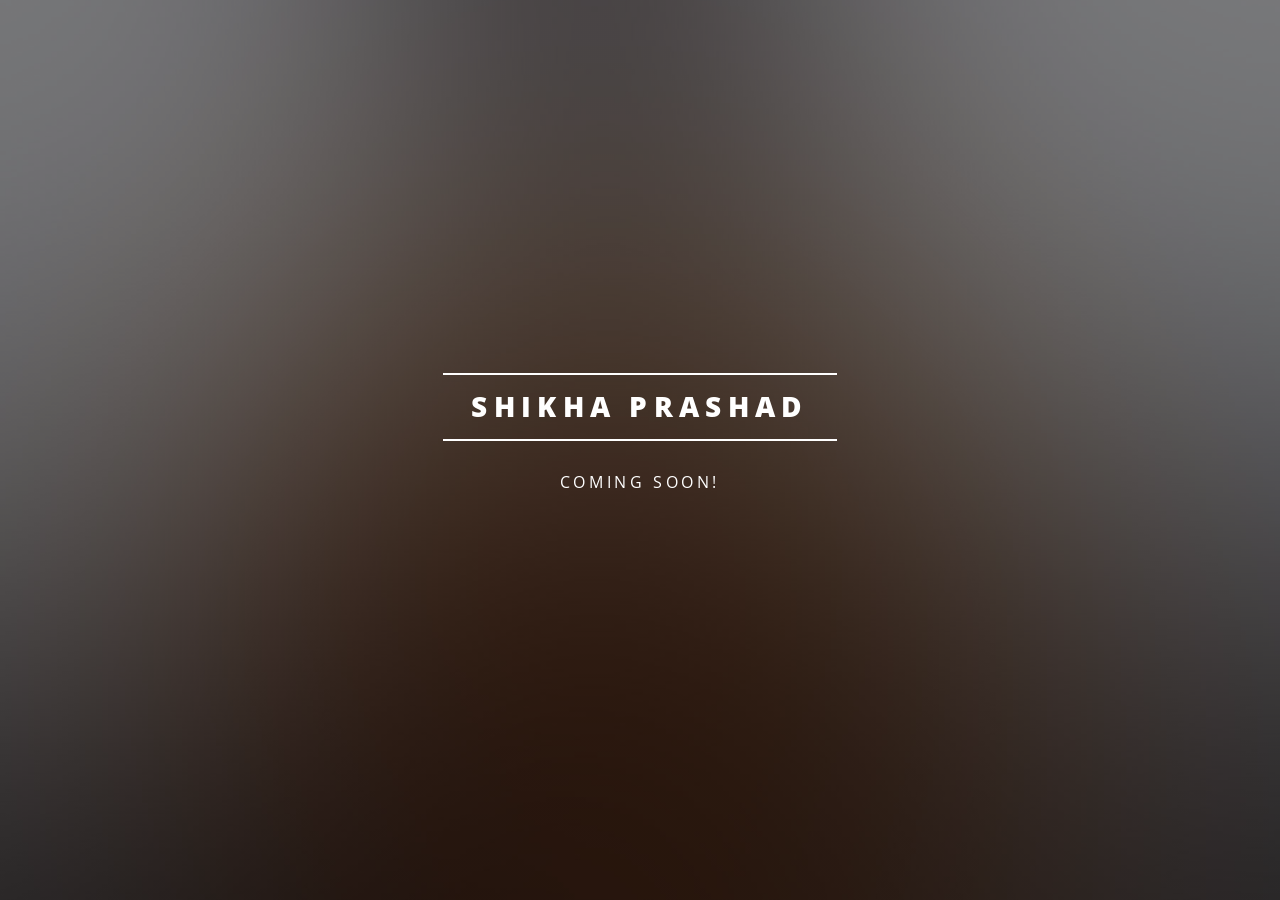
<file: index-cs.html>
<!DOCTYPE HTML>
<!--
	Spectral by HTML5 UP
	html5up.net | @ajlkn
	Free for personal and commercial use under the CCA 3.0 license (html5up.net/license)
-->
<html>
	<head>
		<title>Shikha Prashad</title>
		<meta charset="utf-8" />
		<meta name="viewport" content="width=device-width, initial-scale=1, user-scalable=no" />
		<link rel="stylesheet" href="assets/css/main.css" />
		<noscript><link rel="stylesheet" href="assets/css/noscript.css" /></noscript>
	</head>
	<body class="landing is-preload">

		<!-- Page Wrapper -->
			<div id="page-wrapper">

<!--				<!-- Header
					<header id="header" class="alt">
						<h1><a href="index.html">Shikha Prashad</a></h1>
						<nav id="nav">
							<ul>
								<li class="special">
									<a href="#menu" class="menuToggle"><span>Menu</span></a>
									<div id="menu">
										<ul>
											<li><a href="index.html">Home</a></li>
											<li><a href="generic.html">Generic</a></li>
											<li><a href="elements.html">Elements</a></li>
											<li><a href="#">Sign Up</a></li>
											<li><a href="#">Log In</a></li>
										</ul>
									</div>
								</li>
							</ul>
						</nav>
					</header>
-->
				<!-- Banner -->
					<section id="banner">
						<div class="inner">
							<h2>Shikha Prashad</h2>
							<p>Coming soon!<br /></p>
<!--							<ul class="actions special">
								<li><a href="#" class="button primary">Activate</a></li>
							</ul>
						</div>
<!--						<a href="#one" class="more scrolly">Learn More</a> -->
					</section>

		<!-- Scripts -->
			<script src="assets/js/jquery.min.js"></script>
			<script src="assets/js/jquery.scrollex.min.js"></script>
			<script src="assets/js/jquery.scrolly.min.js"></script>
			<script src="assets/js/browser.min.js"></script>
			<script src="assets/js/breakpoints.min.js"></script>
			<script src="assets/js/util.js"></script>
			<script src="assets/js/main.js"></script>

	</body>
</html>
</file>
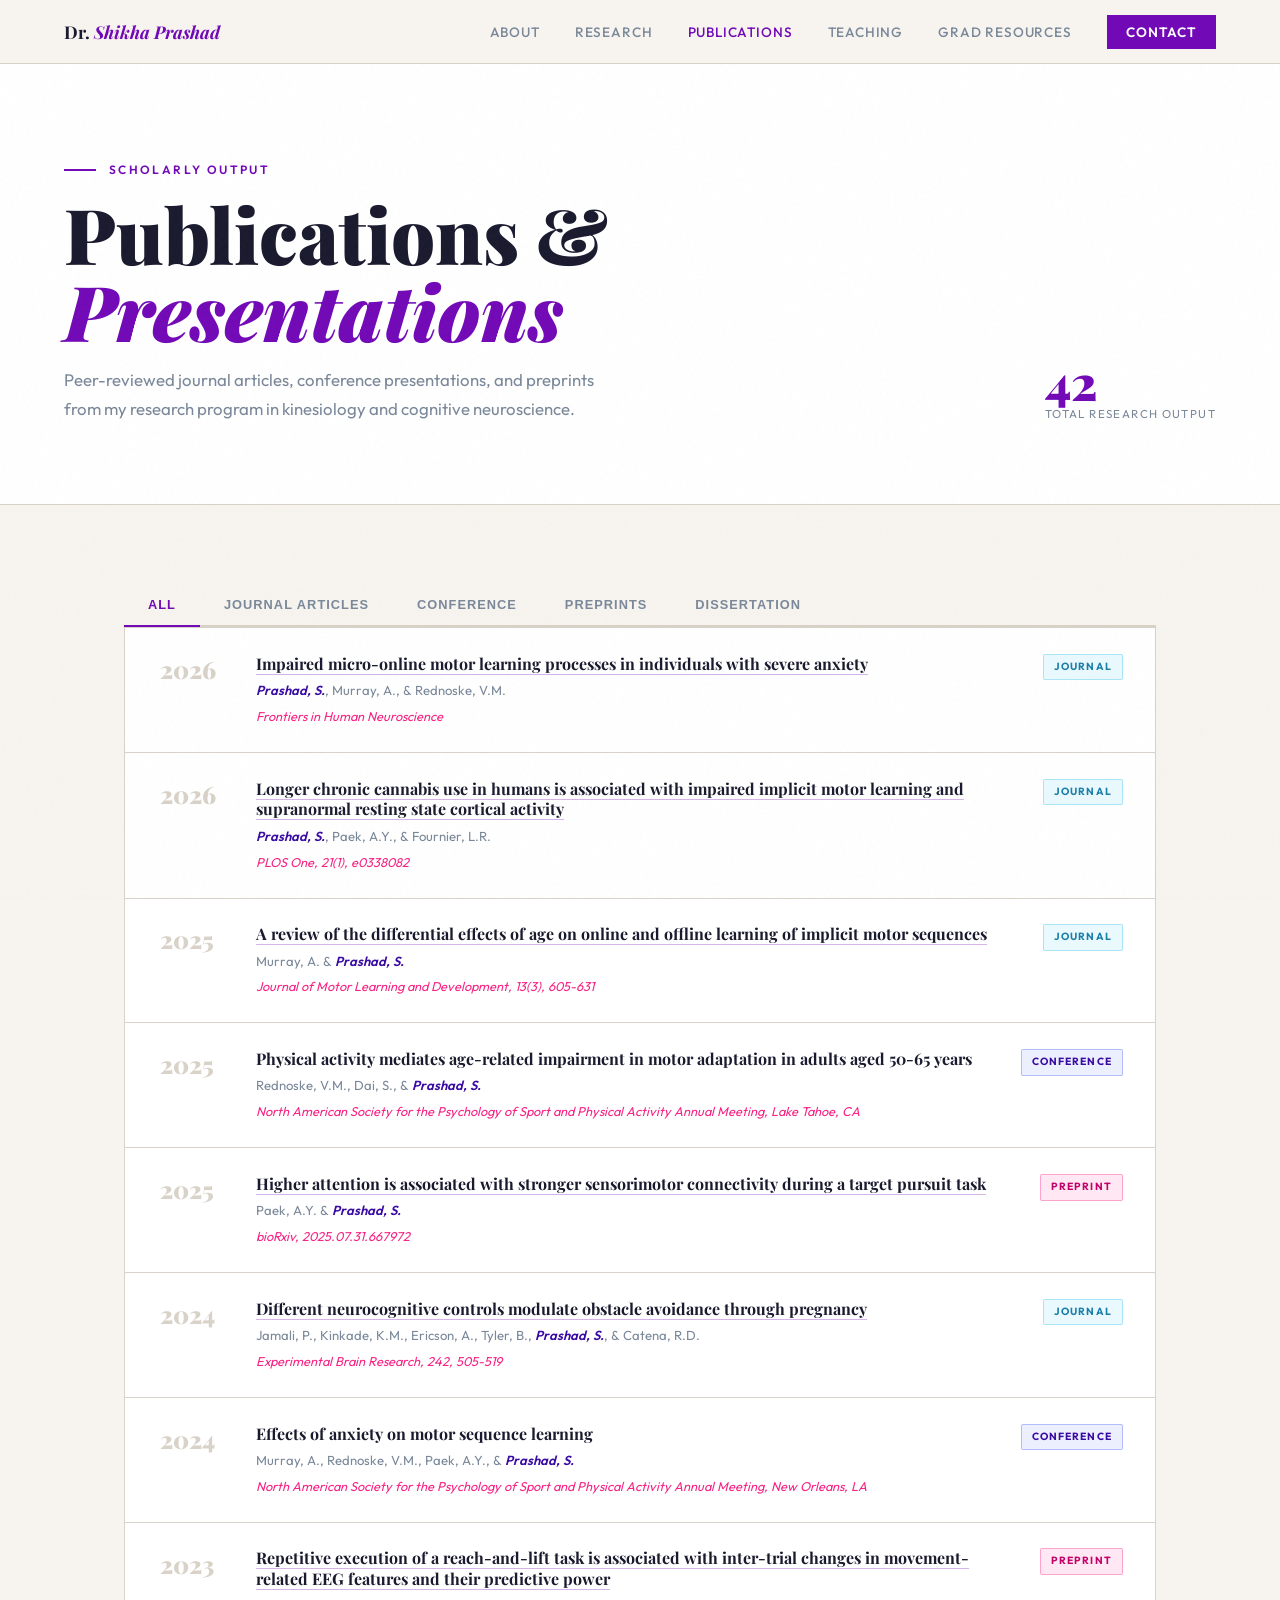
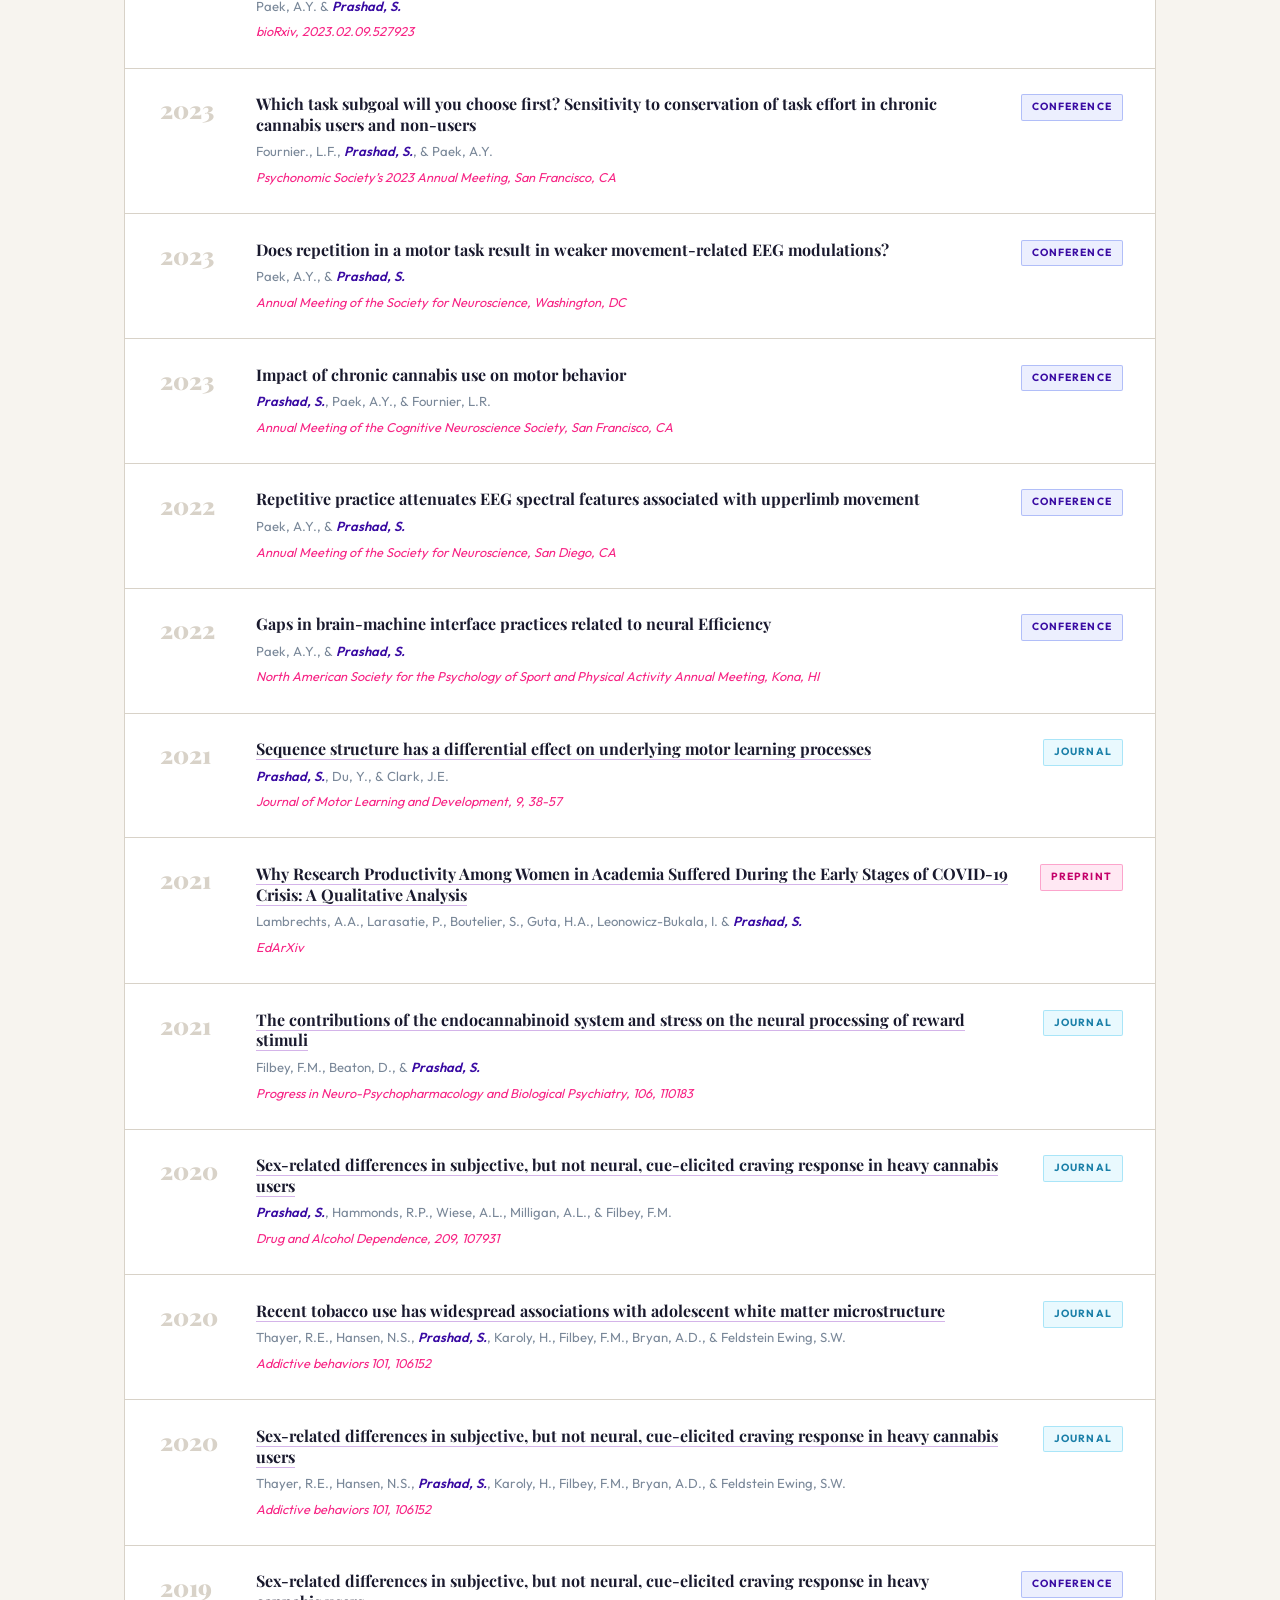
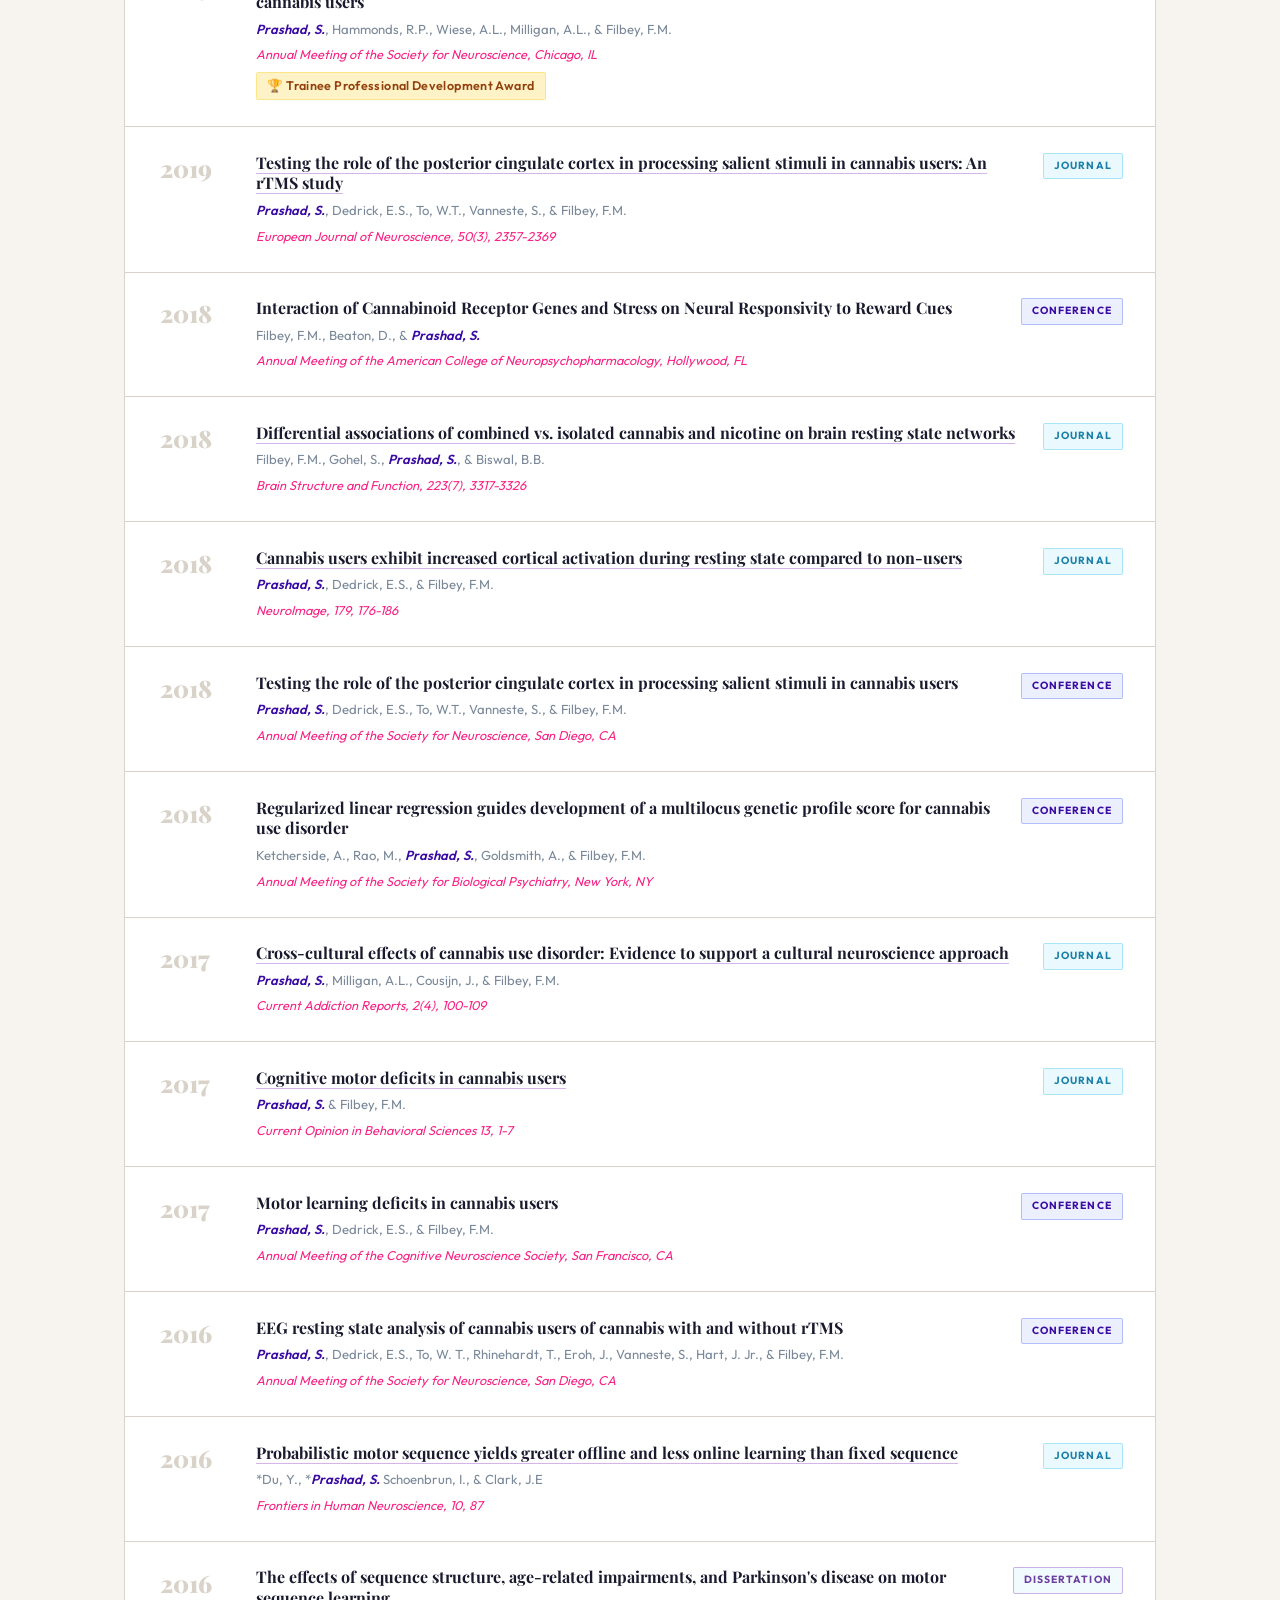
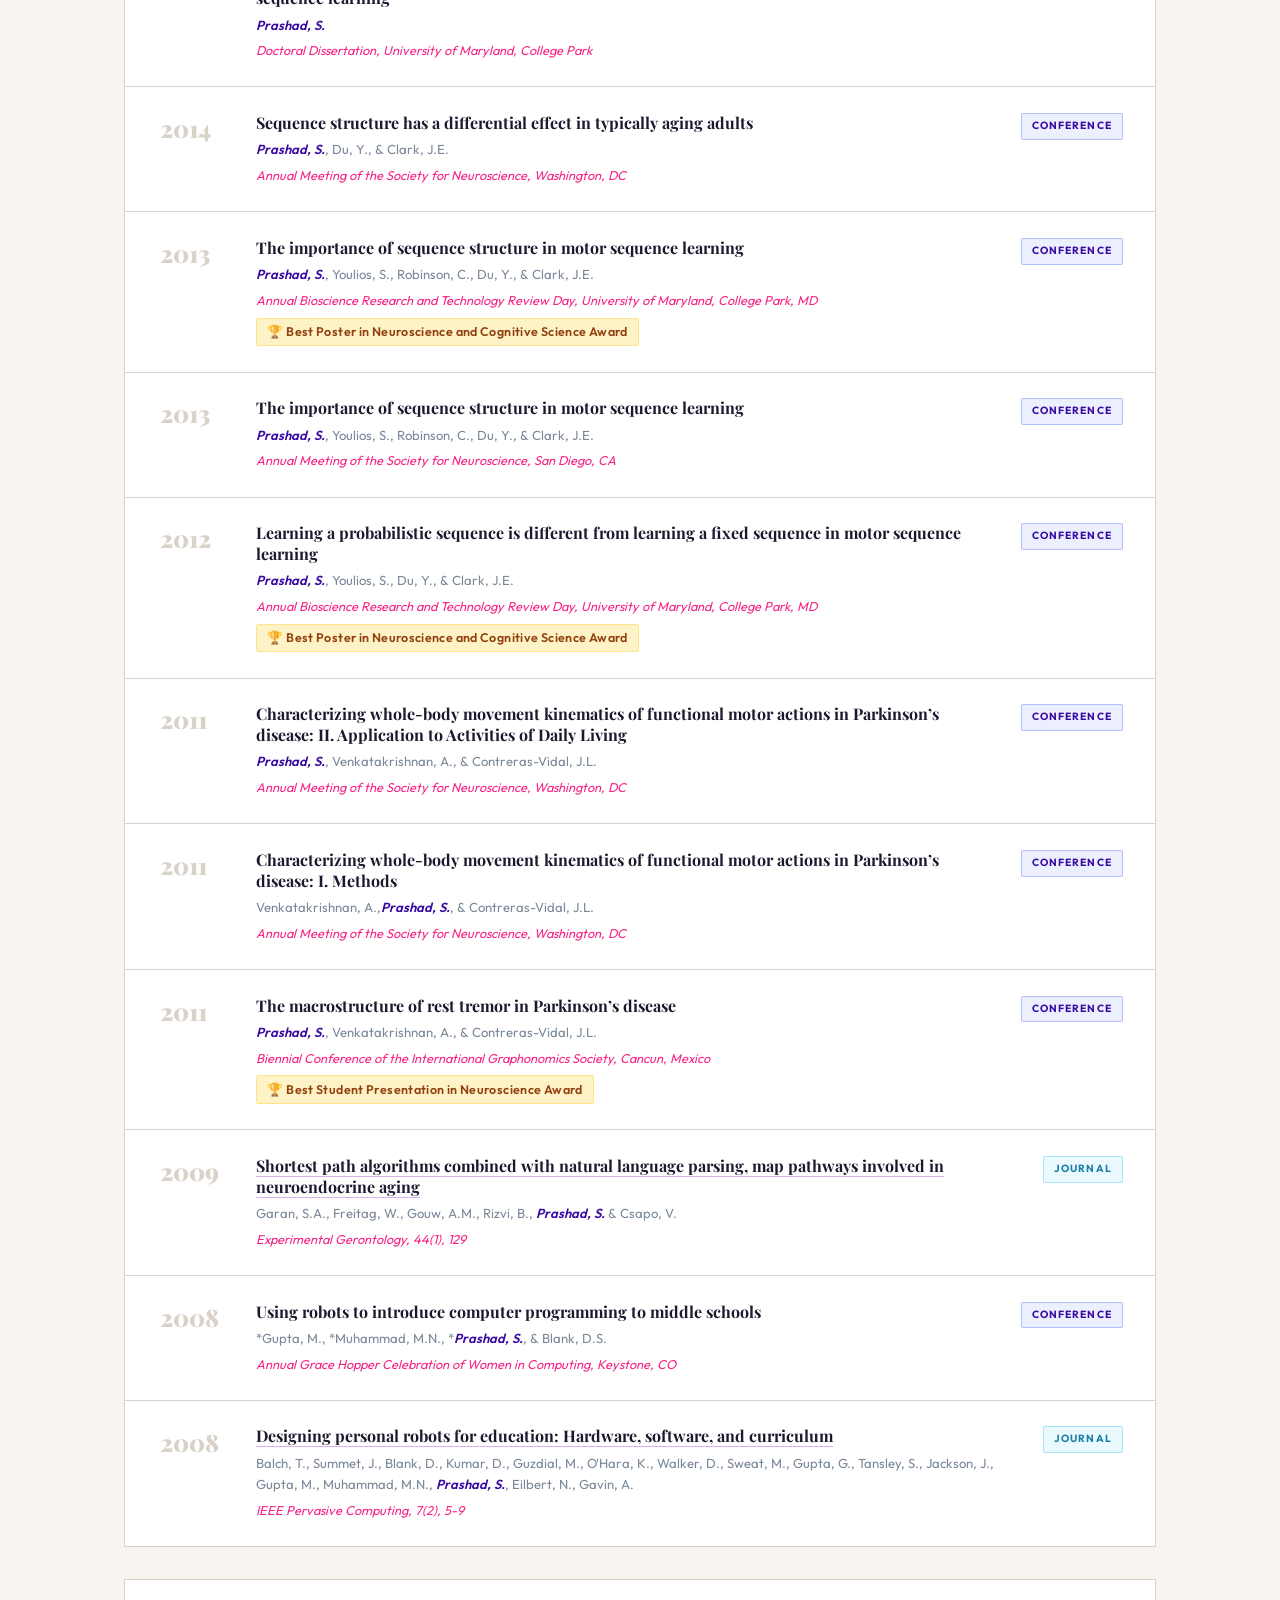
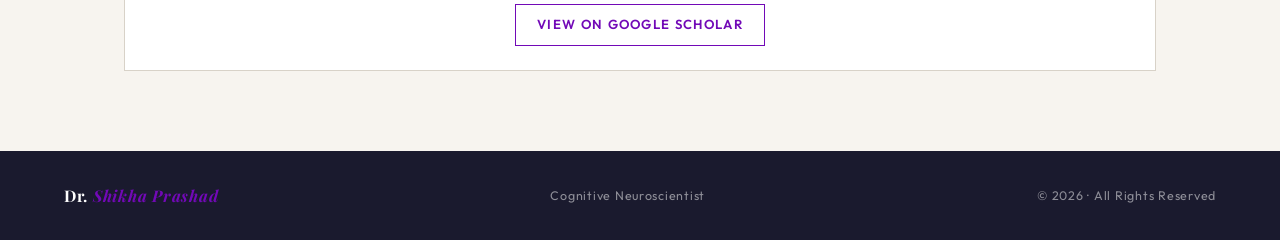
<file: publications.html>
<!DOCTYPE html>
<html lang="en">
<head>
<meta charset="UTF-8"/>
<meta name="viewport" content="width=device-width, initial-scale=1.0"/>
<title>Publications — Dr. [Your Name]</title>
<link href="https://fonts.googleapis.com/css2?family=Playfair+Display:ital,wght@0,700;0,900;1,400;1,700&family=Outfit:wght@300;400;500;600&display=swap" rel="stylesheet"/>
<style>
:root {
  --cream:#F7F4EF; --cream2:#EDE9E1; --white:#FFFFFF;
  --ink:#1A1A2E; --ink2:#2E3A4E; --muted:#7A8899; --border:#D8D2C8;
  --teal:#7209b7; --teal2:#3a0ca3; --teal-lt:#f0e6ff; --teal-md:#b980e0;
  --coral:#f72585; --gold:#4361ee; --cyan:#4cc9f0;
  --font-display:'Playfair Display',Georgia,serif;
  --font-body:'Outfit',sans-serif;
  --shadow-sm:0 2px 12px rgba(114,9,183,0.08);
  --shadow-md:0 8px 32px rgba(114,9,183,0.12);
}
*,*::before,*::after{box-sizing:border-box;margin:0;padding:0;}
html{scroll-behavior:smooth;}
body{background:var(--cream);color:var(--ink);font-family:var(--font-body);font-weight:400;overflow-x:hidden;line-height:1.6;}
body::before{content:'';position:fixed;inset:0;z-index:0;pointer-events:none;opacity:0.025;background-image:url("data:image/svg+xml,%3Csvg viewBox='0 0 256 256' xmlns='http://www.w3.org/2000/svg'%3E%3Cfilter id='noise'%3E%3CfeTurbulence type='fractalNoise' baseFrequency='0.9' numOctaves='4' stitchTiles='stitch'/%3E%3C/filter%3E%3Crect width='100%25' height='100%25' filter='url(%23noise)'/%3E%3C/svg%3E");}
nav{position:fixed;top:0;left:0;right:0;z-index:200;display:flex;align-items:center;justify-content:space-between;padding:1.1rem 4rem;background:rgba(247,244,239,0.92);backdrop-filter:blur(16px);border-bottom:1px solid var(--border);transition:box-shadow 0.3s;}
nav.scrolled{box-shadow:0 4px 24px rgba(0,0,0,0.07);}
.nav-logo{font-family:var(--font-display);font-weight:700;font-size:1.1rem;color:var(--ink);text-decoration:none;}
.nav-logo span{color:var(--teal);font-style:italic;}
.nav-links{display:flex;gap:2.2rem;list-style:none;align-items:center;}
.nav-links a{font-size:0.85rem;font-weight:500;letter-spacing:0.06em;color:var(--muted);text-decoration:none;transition:color 0.2s;text-transform:uppercase;}
.nav-links a:hover{color:var(--teal);}
.nav-links a.active{color:var(--teal);}
.nav-cta{background:var(--teal);color:#fff !important;padding:0.5rem 1.2rem;font-weight:600 !important;transition:background 0.2s !important;}
.nav-cta:hover{background:var(--teal2) !important;}

/* PAGE HERO */
.page-hero{padding:10rem 4rem 5rem;background:var(--white);border-bottom:1px solid var(--border);}
.page-hero-inner{max-width:1160px;margin:0 auto;display:grid;grid-template-columns:1fr auto;align-items:end;gap:3rem;}
.page-hero-eyebrow{font-size:0.75rem;font-weight:600;letter-spacing:0.2em;text-transform:uppercase;color:var(--teal);margin-bottom:1rem;display:flex;align-items:center;gap:0.8rem;}
.page-hero-eyebrow::before{content:'';width:32px;height:2px;background:var(--teal);display:block;}
.page-hero h1{font-family:var(--font-display);font-size:clamp(2.8rem,6vw,5rem);font-weight:900;line-height:1;color:var(--ink);margin-bottom:1rem;}
.page-hero h1 em{font-style:italic;color:var(--teal);}
.page-hero-desc{font-size:1.05rem;color:var(--muted);max-width:560px;line-height:1.75;}
.pub-stats{display:flex;flex-direction:column;gap:1.2rem;align-items:flex-end;}
.pub-stat-num{font-family:var(--font-display);font-weight:900;font-size:3rem;color:var(--teal);line-height:1;}
.pub-stat-label{font-size:0.72rem;text-transform:uppercase;letter-spacing:0.12em;color:var(--muted);text-align:right;}

/* MAIN CONTENT */
.pub-main{padding:5rem 4rem;max-width:1160px;margin:0 auto;}
.resource-tabs{display:flex;gap:0;border-bottom:2px solid var(--border);margin-bottom:2.5rem;}
.rtab{font-size:0.8rem;font-weight:600;letter-spacing:0.08em;text-transform:uppercase;padding:0.8rem 1.5rem;cursor:pointer;border:none;background:none;color:var(--muted);border-bottom:2px solid transparent;margin-bottom:-2px;transition:all 0.2s;}
.rtab:hover{color:var(--teal);}
.rtab.active{color:var(--teal);border-bottom-color:var(--teal);}

.pub-list{display:flex;flex-direction:column;gap:1px;background:var(--border);border:1px solid var(--border);}
.pub-item{background:var(--white);padding:1.6rem 2rem;display:grid;grid-template-columns:72px 1fr auto;gap:1.5rem;align-items:start;border-left:3px solid transparent;transition:all 0.2s;}
.pub-item:hover{background:var(--cream);border-left-color:var(--teal);}
.pub-year{font-family:var(--font-display);font-weight:900;font-size:1.5rem;color:var(--border);line-height:1;padding-top:0.2rem;transition:color 0.2s;}
.pub-item:hover .pub-year{color:var(--teal);}
.pub-title{font-family:var(--font-display);font-weight:700;font-size:1rem;color:var(--ink);margin-bottom:0.35rem;line-height:1.3;}
.pub-title a{color:inherit;text-decoration:none;border-bottom:1px solid rgba(114,9,183,0.3);transition:border-color 0.2s,color 0.2s;}
.pub-title a:hover{color:#7209b7;border-bottom-color:#7209b7;}
.pub-authors{font-size:0.82rem;color:var(--muted);margin-bottom:0.3rem;}
.pub-authors strong{color:var(--teal2);font-style:italic;font-weight:600;}
.pub-journal{font-size:0.8rem;color:var(--coral);font-style:italic;}
.pub-badge{font-size:0.65rem;font-weight:700;letter-spacing:0.1em;text-transform:uppercase;padding:0.25rem 0.65rem;white-space:nowrap;height:fit-content;border-radius:2px;}
.badge-j{background:rgba(76,201,240,0.12);color:#1a7fa8;border:1px solid rgba(76,201,240,0.4);}
.badge-c{background:rgba(67,97,238,0.1);color:#3a0ca3;border:1px solid rgba(67,97,238,0.35);}
.badge-p{background:rgba(247,37,133,0.1);color:#c4006a;border:1px solid rgba(247,37,133,0.35);}
.badge-d { background: rgba(76,201,240,0.08); color: #6B3FA0; border: 1px solid rgba(114,9,183,0.3); }
.pub-award {
  font-size: 0.78rem; font-weight: 600;
  color: #92400E;
  background: #FEF3C7;
  border: 1px solid #FDE68A;
  display: inline-flex; align-items: center; gap: 0.4rem;
  padding: 0.2rem 0.65rem;
  margin-top: 0.45rem;
  border-radius: 2px;
  letter-spacing: 0.03em;
}
.scholar-link{margin-top:2rem;padding:1.5rem 2rem;background:var(--white);border:1px solid var(--border);display:flex;align-items:center;justify-content:space-between;}
.scholar-link p{font-size:0.9rem;color:var(--muted);}
.scholar-link a{font-size:0.82rem;font-weight:600;letter-spacing:0.1em;text-transform:uppercase;color:var(--teal);text-decoration:none;border:1.5px solid var(--teal);padding:0.6rem 1.3rem;transition:all 0.2s;}
.scholar-link a:hover{background:var(--teal);color:white;}

.reveal{opacity:0;transform:translateY(36px);transition:opacity 0.7s ease,transform 0.7s ease;}
.reveal.visible{opacity:1;transform:none;}

footer{background:var(--ink);color:rgba(255,255,255,0.5);padding:2rem 4rem;display:flex;align-items:center;justify-content:space-between;font-size:0.78rem;letter-spacing:0.06em;}
footer .footer-logo{font-family:var(--font-display);font-weight:700;font-size:1rem;color:white;}
footer .footer-logo span{color:var(--teal);font-style:italic;}

@media(max-width:960px){
  nav{padding:1rem 1.5rem;} .nav-links{display:none;}
  .page-hero{padding:7rem 1.5rem 3rem;} .page-hero-inner{grid-template-columns:1fr;} .pub-stats{display:none;}
  .pub-main{padding:3rem 1.5rem;}
  .pub-item{grid-template-columns:56px 1fr;} .pub-badge{display:none;}
  footer{flex-direction:column;gap:0.5rem;text-align:center;padding:1.5rem;}
}

/* ── HAMBURGER ── */
.hamburger { display:none; flex-direction:column; justify-content:center; gap:5px; cursor:pointer; padding:4px; background:none; border:none; }
.hamburger span { display:block; width:24px; height:2px; background:var(--ink); border-radius:2px; transition:all 0.3s; }
.hamburger.open span:nth-child(1) { transform:translateY(7px) rotate(45deg); }
.hamburger.open span:nth-child(2) { opacity:0; }
.hamburger.open span:nth-child(3) { transform:translateY(-7px) rotate(-45deg); }
.mobile-menu { display:none; position:fixed; top:60px; left:0; right:0; z-index:199; background:rgba(247,244,239,0.98); backdrop-filter:blur(16px); border-bottom:1px solid var(--border); flex-direction:column; padding:1rem 1.5rem 1.5rem; gap:0; }
.mobile-menu.open { display:flex; }
.mobile-menu a { font-size:1rem; font-weight:500; letter-spacing:0.06em; color:var(--ink2); text-decoration:none; text-transform:uppercase; padding:0.9rem 0; border-bottom:1px solid var(--border); transition:color 0.2s; }
.mobile-menu a:last-child { border-bottom:none; }
.mobile-menu a:hover { color:var(--teal); }
.mobile-menu a.nav-cta { margin-top:0.8rem; background:var(--teal); color:white !important; text-align:center; padding:0.85rem; border-bottom:none; }

@media(max-width:960px){
  nav{padding:0.9rem 1.5rem;} .nav-links{display:none;} .hamburger{display:flex;}
  .page-hero{padding:7rem 1.5rem 3rem;}
  .page-hero-inner{grid-template-columns:1fr !important;} .pub-stats{display:none;}
  .pub-main{padding:3rem 1.5rem;}
  .resources-main{padding:3rem 1.5rem;}
  .pub-item{grid-template-columns:54px 1fr;gap:1rem;padding:1.2rem 1rem;} .pub-badge{display:none;}
  .resource-tabs{flex-wrap:wrap;}
  .rtab{font-size:0.72rem;padding:0.6rem 0.9rem;}
  .resource-panel.active{grid-template-columns:1fr;}
  footer{flex-direction:column;gap:0.5rem;text-align:center;padding:1.5rem;}
  .scholar-link{flex-direction:column;gap:1rem;align-items:flex-start;}
}
@media(max-width:480px){
  nav{padding:0.8rem 1rem;}
  .page-hero{padding:6rem 1rem 2.5rem;}
  .pub-main{padding:2rem 1rem;}
  .resources-main{padding:2rem 1rem;}
  .pub-item{grid-template-columns:1fr;}
  .pub-year{font-size:0.85rem;color:var(--teal);}
  .rtab{padding:0.5rem 0.65rem;font-size:0.65rem;}
  footer{padding:1.2rem 1rem;font-size:0.72rem;}
}
</style>
</head>
<body>

<nav id="main-nav">
  <a class="nav-logo" href="index.html">Dr. <span>Shikha Prashad</span></a>
  <ul class="nav-links">
    <li><a href="index.html#about">About</a></li>
    <li><a href="index.html#research">Research</a></li>
    <li><a href="publications.html" class="active">Publications</a></li>
    <li><a href="index.html#teaching">Teaching</a></li>
    <li><a href="resources.html">Grad Resources</a></li>
    <li><a href="index.html#contact" class="nav-cta">Contact</a></li>
  </ul>
  <button class="hamburger" id="hamburger" aria-label="Toggle menu" onclick="toggleMenu()">
    <span></span><span></span><span></span>
  </button>
</nav>
<div class="mobile-menu" id="mobile-menu">
  <a href="index.html#about" onclick="closeMenu()">About</a>
  <a href="index.html#research" onclick="closeMenu()">Research</a>
  <a href="index.html#teaching" onclick="closeMenu()">Teaching</a>
  <a href="resources.html">Grad Resources</a>
  <a href="publications.html">Publications</a>
  <a href="index.html#contact" class="nav-cta" onclick="closeMenu()">Contact</a>
</div>

<div class="page-hero">
  <div class="page-hero-inner">
    <div>
      <div class="page-hero-eyebrow">Scholarly Output</div>
      <h1>Publications &amp; <em>Presentations</em></h1>
      <p class="page-hero-desc">Peer-reviewed journal articles, conference presentations, and preprints from my research program in kinesiology and cognitive neuroscience.</p>
    </div>
    <div class="pub-stats">
      <div>
        <div class="pub-stat-num" id="pub-total-count">—</div>
        <div class="pub-stat-label">Total Research Output</div>
      </div>
    </div>
  </div>
</div>

<div class="pub-main">
  <div class="resource-tabs reveal" style="margin-bottom:0;border-bottom:2px solid var(--border);">
    <button class="rtab active" onclick="switchPubs('all',this)">All</button>
    <button class="rtab" onclick="switchPubs('journal',this)">Journal Articles</button>
    <button class="rtab" onclick="switchPubs('conference',this)">Conference</button>
    <button class="rtab" onclick="switchPubs('preprint',this)">Preprints</button>
	<button class="rtab" onclick="switchPubs('dissertation', this)">Dissertation</button>
  </div>

  <div class="pub-list reveal" id="pub-list">

    <div class="pub-item" data-type="journal">
        <div class="pub-year">2026</div>
        <div>
		  <div class="pub-title"><a href="https://doi.org/10.3389/fnhum.2026.1757737" target="_blank">Impaired micro-online motor learning processes in individuals with severe anxiety</a></div>
          <div class="pub-authors"><strong>Prashad, S.</strong>, Murray, A., & Rednoske, V.M.</div>
          <div class="pub-journal">Frontiers in Human Neuroscience</div>
      </div>
      <span class="pub-badge badge-j">Journal</span>
    </div>

    <div class="pub-item" data-type="journal">
        <div class="pub-year">2026</div>
        <div>
          <div class="pub-title"><a href="https://doi.org/10.1371/journal.pone.0338082" target="_blank">Longer chronic cannabis use in humans is associated with impaired implicit motor learning and supranormal resting state cortical activity</a></div>
          <div class="pub-authors"><strong>Prashad, S.</strong>, Paek, A.Y., & Fournier, L.R.</div>
          <div class="pub-journal">PLOS One, 21(1), e0338082</div>
      </div>
      <span class="pub-badge badge-j">Journal</span>
    </div>

    <div class="pub-item" data-type="journal">
        <div class="pub-year">2025</div>
        <div>
          <div class="pub-title"><a href="https://doi.org/10.1123/jmld.2024-0072" target="_blank">A review of the differential effects of age on online and offline learning of implicit motor sequences</a></div>
          <div class="pub-authors">Murray, A. & <strong>Prashad, S.</strong></div>
          <div class="pub-journal">Journal of Motor Learning and Development, 13(3), 605-631</div>
      </div>
      <span class="pub-badge badge-j">Journal</span>
    </div>

    <div class="pub-item" data-type="conference">
        <div class="pub-year">2025</div>
        <div>
          <div class="pub-title">Physical activity mediates age-related impairment in motor adaptation in adults aged 50-65 years</div>
          <div class="pub-authors">Rednoske, V.M., Dai, S., & <strong>Prashad, S.</strong></div>
          <div class="pub-journal">North American Society for the Psychology of Sport and Physical Activity Annual Meeting, Lake Tahoe, CA</div>
      </div>
      <span class="pub-badge badge-c">Conference</span>
    </div>
	
	  <div class="pub-item" data-type="preprint">
        <div class="pub-year">2025</div>
        <div>
          <div class="pub-title"><a href="https://doi.org/10.1101/2025.07.31.667972" target="_blank">Higher attention is associated with stronger sensorimotor connectivity during a target pursuit task</a></div>
          <div class="pub-authors">Paek, A.Y. & <strong>Prashad, S.</strong></div>
          <div class="pub-journal">bioRxiv, 2025.07.31.667972</div>
        </div>
        <span class="pub-badge badge-p">Preprint</span>
      </div>
	  
	  <div class="pub-item" data-type="journal">
        <div class="pub-year">2024</div>
        <div>
          <div class="pub-title"><a href="https://doi.org/10.1007/s00221-023-06772-w" target="_blank">Different neurocognitive controls modulate obstacle avoidance through pregnancy</a></div>
          <div class="pub-authors">Jamali, P., Kinkade, K.M., Ericson, A., Tyler, B., <strong>Prashad, S.</strong>, & Catena, R.D.</div>
          <div class="pub-journal">Experimental Brain Research, 242, 505-519</div>
        </div>
        <span class="pub-badge badge-j">Journal</span>
      </div>

	  <div class="pub-item" data-type="conference">
        <div class="pub-year">2024</div>
        <div>
          <div class="pub-title">Effects of anxiety on motor sequence learning</div>
          <div class="pub-authors">Murray, A., Rednoske, V.M., Paek, A.Y., & <strong>Prashad, S.</strong></div>
          <div class="pub-journal">North American Society for the Psychology of Sport and Physical Activity Annual Meeting, New Orleans, LA</div>
        </div>
        <span class="pub-badge badge-c">Conference</span>
      </div>

	  <div class="pub-item" data-type="preprint">
        <div class="pub-year">2023</div>
        <div>
          <div class="pub-title"><a href="https://doi.org/10.1101/2023.02.09.527923" target="_blank">Repetitive execution of a reach-and-lift task is associated with inter-trial changes in movement-related EEG features and their predictive power</a></div>
          <div class="pub-authors">Paek, A.Y. & <strong>Prashad, S.</strong></div>
          <div class="pub-journal">bioRxiv, 2023.02.09.527923</div>
        </div>
        <span class="pub-badge badge-p">Preprint</span>
      </div>

	  <div class="pub-item" data-type="conference">
        <div class="pub-year">2023</div>
        <div>
          <div class="pub-title">Which task subgoal will you choose first? Sensitivity to conservation of task effort in chronic cannabis users and non-users</div>
          <div class="pub-authors">Fournier., L.F., <strong>Prashad, S.</strong>, & Paek, A.Y.</div>
          <div class="pub-journal">Psychonomic Society’s 2023 Annual Meeting, San Francisco, CA</div>
        </div>
        <span class="pub-badge badge-c">Conference</span>
      </div>


	  <div class="pub-item" data-type="conference">
        <div class="pub-year">2023</div>
        <div>
          <div class="pub-title">Does repetition in a motor task result in weaker movement-related EEG modulations?</div>
          <div class="pub-authors">Paek, A.Y., & <strong>Prashad, S.</strong></div>
          <div class="pub-journal">Annual Meeting of the Society for Neuroscience, Washington, DC</div>
        </div>
        <span class="pub-badge badge-c">Conference</span>
      </div>

	  <div class="pub-item" data-type="conference">
        <div class="pub-year">2023</div>
        <div>
          <div class="pub-title">Impact of chronic cannabis use on motor behavior</div>
          <div class="pub-authors"><strong>Prashad, S.</strong>, Paek, A.Y., & Fournier, L.R.</div>
          <div class="pub-journal">Annual Meeting of the Cognitive Neuroscience Society, San Francisco, CA</div>
        </div>
        <span class="pub-badge badge-c">Conference</span>
      </div>

	  <div class="pub-item" data-type="conference">
        <div class="pub-year">2022</div>
        <div>
          <div class="pub-title">Repetitive practice attenuates EEG spectral features associated with upperlimb movement</div>
          <div class="pub-authors">Paek, A.Y., & <strong>Prashad, S.</strong></div>
          <div class="pub-journal">Annual Meeting of the Society for Neuroscience, San Diego, CA</div>
        </div>
        <span class="pub-badge badge-c">Conference</span>
      </div>

	  <div class="pub-item" data-type="conference">
        <div class="pub-year">2022</div>
        <div>
          <div class="pub-title">Gaps in brain-machine interface practices related to neural Efficiency</div>
          <div class="pub-authors">Paek, A.Y., & <strong>Prashad, S.</strong></div>
          <div class="pub-journal">North American Society for the Psychology of Sport and Physical Activity Annual Meeting, Kona, HI</div>
        </div>
        <span class="pub-badge badge-c">Conference</span>
      </div>

	  <div class="pub-item" data-type="journal">
        <div class="pub-year">2021</div>
        <div>
          <div class="pub-title"><a href="https://doi.org/10.1123/jmld.2020-0031" target="_blank">Sequence structure has a differential effect on underlying motor learning processes</a></div>
          <div class="pub-authors"><strong>Prashad, S.</strong>, Du, Y., & Clark, J.E.</div>
          <div class="pub-journal">Journal of Motor Learning and Development, 9, 38-57</div>
        </div>
        <span class="pub-badge badge-j">Journal</span>
      </div>

	  <div class="pub-item" data-type="preprint">
        <div class="pub-year">2021</div>
        <div>
          <div class="pub-title"><a href="https://osf.io/preprints/edarxiv/3awdq_v1" target="_blank">Why Research Productivity Among Women in Academia Suffered During the Early Stages of COVID-19 Crisis: A Qualitative Analysis</a></div>
          <div class="pub-authors">Lambrechts, A.A., Larasatie, P., Boutelier, S., Guta, H.A., Leonowicz-Bukala, I. & <strong>Prashad, S.</strong></div>
          <div class="pub-journal">EdArXiv</div>
        </div>
        <span class="pub-badge badge-p">Preprint</span>
      </div>

    <div class="pub-item" data-type="journal">
        <div class="pub-year">2021</div>
        <div>
          <div class="pub-title"><a href="https://doi.org/10.1016/j.pnpbp.2020.110183" target="_blank">The contributions of the endocannabinoid system and stress on the neural processing of reward stimuli</a></div>
          <div class="pub-authors">Filbey, F.M., Beaton, D., & <strong>Prashad, S.</strong></div>
          <div class="pub-journal">Progress in Neuro-Psychopharmacology and Biological Psychiatry, 106, 110183</div>
        </div>
        <span class="pub-badge badge-j">Journal</span>
    </div>

    <div class="pub-item" data-type="journal">
        <div class="pub-year">2020</div>
        <div>
          <div class="pub-title"><a href="https://doi.org/10.1016/j.drugalcdep.2020.107931" target="_blank">Sex-related differences in subjective, but not neural, cue-elicited craving response in heavy cannabis users</a></div>
          <div class="pub-authors"><strong>Prashad, S.</strong>, Hammonds, R.P., Wiese, A.L., Milligan, A.L., & Filbey, F.M.</div>
          <div class="pub-journal">Drug and Alcohol Dependence, 209, 107931</div>
        </div>
        <span class="pub-badge badge-j">Journal</span>
    </div>

    <div class="pub-item" data-type="journal">
        <div class="pub-year">2020</div>
        <div>
          <div class="pub-title"><a href="https://doi.org/10.1016/j.addbeh.2019.106152" target="_blank">Recent tobacco use has widespread associations with adolescent white matter microstructure</a></div>
          <div class="pub-authors">Thayer, R.E., Hansen, N.S., <strong>Prashad, S.</strong>, Karoly, H., Filbey, F.M., Bryan, A.D., & Feldstein Ewing, S.W.</div>
          <div class="pub-journal">Addictive behaviors 101, 106152</div>
        </div>
        <span class="pub-badge badge-j">Journal</span>
    </div>

    <div class="pub-item" data-type="journal">
        <div class="pub-year">2020</div>
        <div>
          <div class="pub-title"><a href="https://doi.org/10.1016/j.addbeh.2019.106152" target="_blank">Sex-related differences in subjective, but not neural, cue-elicited craving response in heavy cannabis users</a></div>
          <div class="pub-authors">Thayer, R.E., Hansen, N.S., <strong>Prashad, S.</strong>, Karoly, H., Filbey, F.M., Bryan, A.D., & Feldstein Ewing, S.W.</div>
          <div class="pub-journal">Addictive behaviors 101, 106152</div>
        </div>
        <span class="pub-badge badge-j">Journal</span>
    </div>

	  <div class="pub-item" data-type="conference">
        <div class="pub-year">2019</div>
        <div>
          <div class="pub-title">Sex-related differences in subjective, but not neural, cue-elicited craving response in heavy cannabis users</div>
          <div class="pub-authors"><strong>Prashad, S.</strong>, Hammonds, R.P., Wiese, A.L., Milligan, A.L., & Filbey, F.M.</div>
          <div class="pub-journal">Annual Meeting of the Society for Neuroscience, Chicago, IL</div>
 		  <div class="pub-award">🏆 Trainee Professional Development Award</div>
        </div>
        <span class="pub-badge badge-c">Conference</span>
      </div>

    <div class="pub-item" data-type="journal">
        <div class="pub-year">2019</div>
        <div>
          <div class="pub-title"><a href="https://doi.org/10.1111/ejn.14194" target="_blank">Testing the role of the posterior cingulate cortex in processing salient stimuli in cannabis users: An rTMS study</a></div>
          <div class="pub-authors"><strong>Prashad, S.</strong>, Dedrick, E.S., To, W.T., Vanneste, S., & Filbey, F.M.</div>
          <div class="pub-journal">European Journal of Neuroscience, 50(3), 2357-2369</div>
        </div>
        <span class="pub-badge badge-j">Journal</span>
    </div>

	  <div class="pub-item" data-type="conference">
        <div class="pub-year">2018</div>
        <div>
          <div class="pub-title">Interaction of Cannabinoid Receptor Genes and Stress on Neural Responsivity to Reward Cues</div>
          <div class="pub-authors">Filbey, F.M., Beaton, D., & <strong>Prashad, S.</strong></div>
          <div class="pub-journal">Annual Meeting of the American College of Neuropsychopharmacology, Hollywood, FL</div>
        </div>
        <span class="pub-badge badge-c">Conference</span>
      </div>

    <div class="pub-item" data-type="journal">
        <div class="pub-year">2018</div>
        <div>
          <div class="pub-title"><a href="https://doi.org/10.1007/s00429-018-1690-5" target="_blank">Differential associations of combined vs. isolated cannabis and nicotine on brain resting state networks</a></div>
          <div class="pub-authors">Filbey, F.M., Gohel, S., <strong>Prashad, S.</strong>, & Biswal, B.B.</div>
          <div class="pub-journal">Brain Structure and Function, 223(7), 3317-3326</div>
        </div>
        <span class="pub-badge badge-j">Journal</span>
    </div>

    <div class="pub-item" data-type="journal">
        <div class="pub-year">2018</div>
        <div>
          <div class="pub-title"><a href="https://doi.org/10.1111/ejn.14194" target="_blank">Cannabis users exhibit increased cortical activation during resting state compared to non-users</a></div>
          <div class="pub-authors"><strong>Prashad, S.</strong>, Dedrick, E.S., & Filbey, F.M.</div>
          <div class="pub-journal">NeuroImage, 179, 176-186</div>
        </div>
        <span class="pub-badge badge-j">Journal</span>
    </div>
	
	  <div class="pub-item" data-type="conference">
        <div class="pub-year">2018</div>
        <div>
          <div class="pub-title">Testing the role of the posterior cingulate cortex in processing salient stimuli in cannabis users</div>
          <div class="pub-authors"><strong>Prashad, S.</strong>, Dedrick, E.S., To, W.T., Vanneste, S., & Filbey, F.M.</div>
          <div class="pub-journal">Annual Meeting of the Society for Neuroscience, San Diego, CA</div>
        </div>
        <span class="pub-badge badge-c">Conference</span>
      </div>

	  <div class="pub-item" data-type="conference">
        <div class="pub-year">2018</div>
        <div>
          <div class="pub-title">Regularized linear regression guides development of a multilocus genetic profile score for cannabis use disorder</div>
          <div class="pub-authors">Ketcherside, A., Rao, M., <strong>Prashad, S.</strong>, Goldsmith, A., & Filbey, F.M.</div>
          <div class="pub-journal">Annual Meeting of the Society for Biological Psychiatry, New York, NY</div>
        </div>
        <span class="pub-badge badge-c">Conference</span>
      </div>

    <div class="pub-item" data-type="journal">
        <div class="pub-year">2017</div>
        <div>
          <div class="pub-title"><a href="https://doi.org/10.1016/j.drugalcdep.2020.107931" target="_blank">Cross-cultural effects of cannabis use disorder: Evidence to support a cultural neuroscience approach</a></div>
          <div class="pub-authors"><strong>Prashad, S.</strong>, Milligan, A.L., Cousijn, J., & Filbey, F.M.</div>
          <div class="pub-journal">Current Addiction Reports, 2(4), 100-109</div>
        </div>
        <span class="pub-badge badge-j">Journal</span>
    </div>

    <div class="pub-item" data-type="journal">
        <div class="pub-year">2017</div>
        <div>
          <div class="pub-title"><a href="https://doi.org/10.1016/j.cobeha.2016.07.001" target="_blank">Cognitive motor deficits in cannabis users</a></div>
          <div class="pub-authors"><strong>Prashad, S.</strong> & Filbey, F.M.</div>
          <div class="pub-journal">Current Opinion in Behavioral Sciences 13, 1-7</div>
        </div>
        <span class="pub-badge badge-j">Journal</span>
    </div>

	  <div class="pub-item" data-type="conference">
        <div class="pub-year">2017</div>
        <div>
          <div class="pub-title">Motor learning deficits in cannabis users </div>
          <div class="pub-authors"><strong>Prashad, S.</strong>, Dedrick, E.S., & Filbey, F.M.</div>
          <div class="pub-journal">Annual Meeting of the Cognitive Neuroscience Society, San Francisco, CA</div>
        </div>
        <span class="pub-badge badge-c">Conference</span>
      </div>

	  <div class="pub-item" data-type="conference">
        <div class="pub-year">2016</div>
        <div>
          <div class="pub-title">EEG resting state analysis of cannabis users of cannabis with and without rTMS</div>
          <div class="pub-authors"><strong>Prashad, S.</strong>, Dedrick, E.S., To, W. T., Rhinehardt, T., Eroh, J., Vanneste, S., Hart, J. Jr., & Filbey, F.M.</div>
          <div class="pub-journal">Annual Meeting of the Society for Neuroscience, San Diego, CA</div>
        </div>
        <span class="pub-badge badge-c">Conference</span>
      </div>

    <div class="pub-item" data-type="journal">
        <div class="pub-year">2016</div>
        <div>
          <div class="pub-title"><a href="https://doi.org/10.3389/fnhum.2016.00087" target="_blank">Probabilistic motor sequence yields greater offline and less online learning than fixed sequence</a></div>
          <div class="pub-authors">*Du, Y., *<strong>Prashad, S.</strong> Schoenbrun, I., & Clark, J.E</div>
          <div class="pub-journal">Frontiers in Human Neuroscience, 10, 87</div>
        </div>
        <span class="pub-badge badge-j">Journal</span>
    </div>

	<div class="pub-item" data-type="dissertation">
		<div class="pub-year">2016</div>
		<div>
			<div class="pub-title">The effects of sequence structure, age-related impairments, and Parkinson's disease on motor sequence learning</div>
			<div class="pub-authors"><strong>Prashad, S.</strong></div>
			<div class="pub-journal">Doctoral Dissertation, University of Maryland, College Park</div>
		</div>
		<span class="pub-badge badge-d">Dissertation</span>
	</div>

	  <div class="pub-item" data-type="conference">
        <div class="pub-year">2014</div>
        <div>
          <div class="pub-title">Sequence structure has a differential effect in typically aging adults</div>
          <div class="pub-authors"><strong>Prashad, S.</strong>, Du, Y., & Clark, J.E.</div>
          <div class="pub-journal">Annual Meeting of the Society for Neuroscience, Washington, DC</div>
        </div>
        <span class="pub-badge badge-c">Conference</span>
      </div>

	  <div class="pub-item" data-type="conference">
        <div class="pub-year">2013</div>
        <div>
          <div class="pub-title">The importance of sequence structure in motor sequence learning</div>
          <div class="pub-authors"><strong>Prashad, S.</strong>, Youlios, S., Robinson, C., Du, Y., & Clark, J.E.</div>
          <div class="pub-journal">Annual Bioscience Research and Technology Review Day, University of Maryland, College Park, MD</div>
		  <div class="pub-award">🏆 Best Poster in Neuroscience and Cognitive Science Award</div>
        </div>
        <span class="pub-badge badge-c">Conference</span>
      </div>

	  <div class="pub-item" data-type="conference">
        <div class="pub-year">2013</div>
        <div>
          <div class="pub-title">The importance of sequence structure in motor sequence learning</div>
          <div class="pub-authors"><strong>Prashad, S.</strong>, Youlios, S., Robinson, C., Du, Y., & Clark, J.E.</div>
          <div class="pub-journal">Annual Meeting of the Society for Neuroscience, San Diego, CA</div>
        </div>
        <span class="pub-badge badge-c">Conference</span>
      </div>

	  <div class="pub-item" data-type="conference">
        <div class="pub-year">2012</div>
        <div>
          <div class="pub-title">Learning a probabilistic sequence is different from learning a fixed sequence in motor sequence learning </div>
          <div class="pub-authors"><strong>Prashad, S.</strong>, Youlios, S., Du, Y., & Clark, J.E.</div>
          <div class="pub-journal">Annual Bioscience Research and Technology Review Day, University of Maryland, College Park, MD</div>
		  <div class="pub-award">🏆 Best Poster in Neuroscience and Cognitive Science Award</div>
        </div>
        <span class="pub-badge badge-c">Conference</span>
      </div>

	  <div class="pub-item" data-type="conference">
        <div class="pub-year">2011</div>
        <div>
          <div class="pub-title">Characterizing whole-body movement kinematics of functional motor actions in Parkinson’s disease: II. Application to Activities of Daily Living</div>
          <div class="pub-authors"><strong>Prashad, S.</strong>, Venkatakrishnan, A., & Contreras-Vidal, J.L.</div>
          <div class="pub-journal">Annual Meeting of the Society for Neuroscience, Washington, DC</div>
        </div>
        <span class="pub-badge badge-c">Conference</span>
      </div>

	  <div class="pub-item" data-type="conference">
        <div class="pub-year">2011</div>
        <div>
          <div class="pub-title">Characterizing whole-body movement kinematics of functional motor actions in Parkinson’s disease: I. Methods</div>
          <div class="pub-authors">Venkatakrishnan, A.,<strong>Prashad, S.</strong>, & Contreras-Vidal, J.L.</div>
          <div class="pub-journal">Annual Meeting of the Society for Neuroscience, Washington, DC</div>
        </div>
        <span class="pub-badge badge-c">Conference</span>
      </div>

	  <div class="pub-item" data-type="conference">
        <div class="pub-year">2011</div>
        <div>
          <div class="pub-title">The macrostructure of rest tremor in Parkinson’s disease</div>
          <div class="pub-authors"><strong>Prashad, S.</strong>, Venkatakrishnan, A., & Contreras-Vidal, J.L.</div>
          <div class="pub-journal">Biennial Conference of the International Graphonomics Society, Cancun, Mexico</div>
		  <div class="pub-award">🏆 Best Student Presentation in Neuroscience Award</div>
        </div>
        <span class="pub-badge badge-c">Conference</span>
      </div>

    <div class="pub-item" data-type="journal">
        <div class="pub-year">2009</div>
        <div>
          <div class="pub-title"><a href="https://doi.org/10.1016/j.exger.2008.08.024" target="_blank">Shortest path algorithms combined with natural language
parsing, map pathways involved in neuroendocrine aging</a></div>
          <div class="pub-authors">Garan, S.A., Freitag, W., Gouw, A.M., Rizvi, B., <strong>Prashad, S.</strong> & Csapo, V.</div>
          <div class="pub-journal">Experimental Gerontology, 44(1), 129</div>
        </div>
        <span class="pub-badge badge-j">Journal</span>
    </div>

	  <div class="pub-item" data-type="conference">
        <div class="pub-year">2008</div>
        <div>
          <div class="pub-title">Using robots to introduce computer programming to middle schools</div>
          <div class="pub-authors">*Gupta, M., *Muhammad, M.N., *<strong>Prashad, S.</strong>, & Blank, D.S.</div>
          <div class="pub-journal">Annual Grace Hopper Celebration of Women in Computing, Keystone, CO</div>
        </div>
        <span class="pub-badge badge-c">Conference</span>
      </div>

    <div class="pub-item" data-type="journal">
        <div class="pub-year">2008</div>
        <div>
          <div class="pub-title"><a href="https://doi.org/10.1109/MPRV.2008.29" target="_blank">Designing personal robots for education: Hardware, software, and curriculum</a></div>
          <div class="pub-authors">Balch, T., Summet, J., Blank, D., Kumar, D., Guzdial, M., O'Hara, K., Walker, D., Sweat, M., Gupta, G., Tansley, S., Jackson, J., Gupta, M., Muhammad, M.N., <strong>Prashad, S.</strong>, Eilbert, N., Gavin, A.</div>
          <div class="pub-journal">IEEE Pervasive Computing, 7(2), 5-9</div>
        </div>
        <span class="pub-badge badge-j">Journal</span>
    </div>
	
  </div>

  <div class="scholar-link reveal" style="justify-content: center;">
<!--    <p>This list shows selected publications. For a complete record including book chapters and invited reviews:</p>-->
    <a href="https://scholar.google.com/citations?hl=en&user=O74i8nQAAAAJ">View on Google Scholar</a>
  </div>
</div>

<footer>
  <div class="footer-logo">Dr. <span>Shikha Prashad</span></div>
  <span>Cognitive Neuroscientist </span>
  <span>© 2026 · All Rights Reserved</span>
</footer>

<script>
  window.addEventListener('scroll', () => {
    document.getElementById('main-nav').classList.toggle('scrolled', window.scrollY > 20);
  });
  const io = new IntersectionObserver((entries) => {
    entries.forEach(e => { if (e.isIntersecting) { e.target.classList.add('visible'); io.unobserve(e.target); } });
  }, { threshold: 0.1 });
  document.querySelectorAll('.reveal').forEach(el => io.observe(el));

  // Auto publication count — counts pub-items on this page
  (function() {
    const total = document.querySelectorAll('#pub-list .pub-item').length;
    const el = document.getElementById('pub-total-count');
    if (el) el.textContent = total;
  })();

  function switchPubs(type, btn) {
    btn.closest('.resource-tabs').querySelectorAll('.rtab').forEach(b => b.classList.remove('active'));
    btn.classList.add('active');
    document.querySelectorAll('#pub-list .pub-item').forEach(item => {
      item.style.display = (type === 'all' || item.dataset.type === type) ? 'grid' : 'none';
    });
  }

  function toggleMenu() {
    const menu = document.getElementById('mobile-menu');
    const btn = document.getElementById('hamburger');
    menu.classList.toggle('open');
    btn.classList.toggle('open');
  }
  function closeMenu() {
    document.getElementById('mobile-menu').classList.remove('open');
    document.getElementById('hamburger').classList.remove('open');
  }
  document.addEventListener('click', (e) => {
    const menu = document.getElementById('mobile-menu');
    const btn = document.getElementById('hamburger');
    if (menu && btn && !menu.contains(e.target) && !btn.contains(e.target)) {
      menu.classList.remove('open');
      btn.classList.remove('open');
    }
  });
</script>
</body>
</html>
</file>
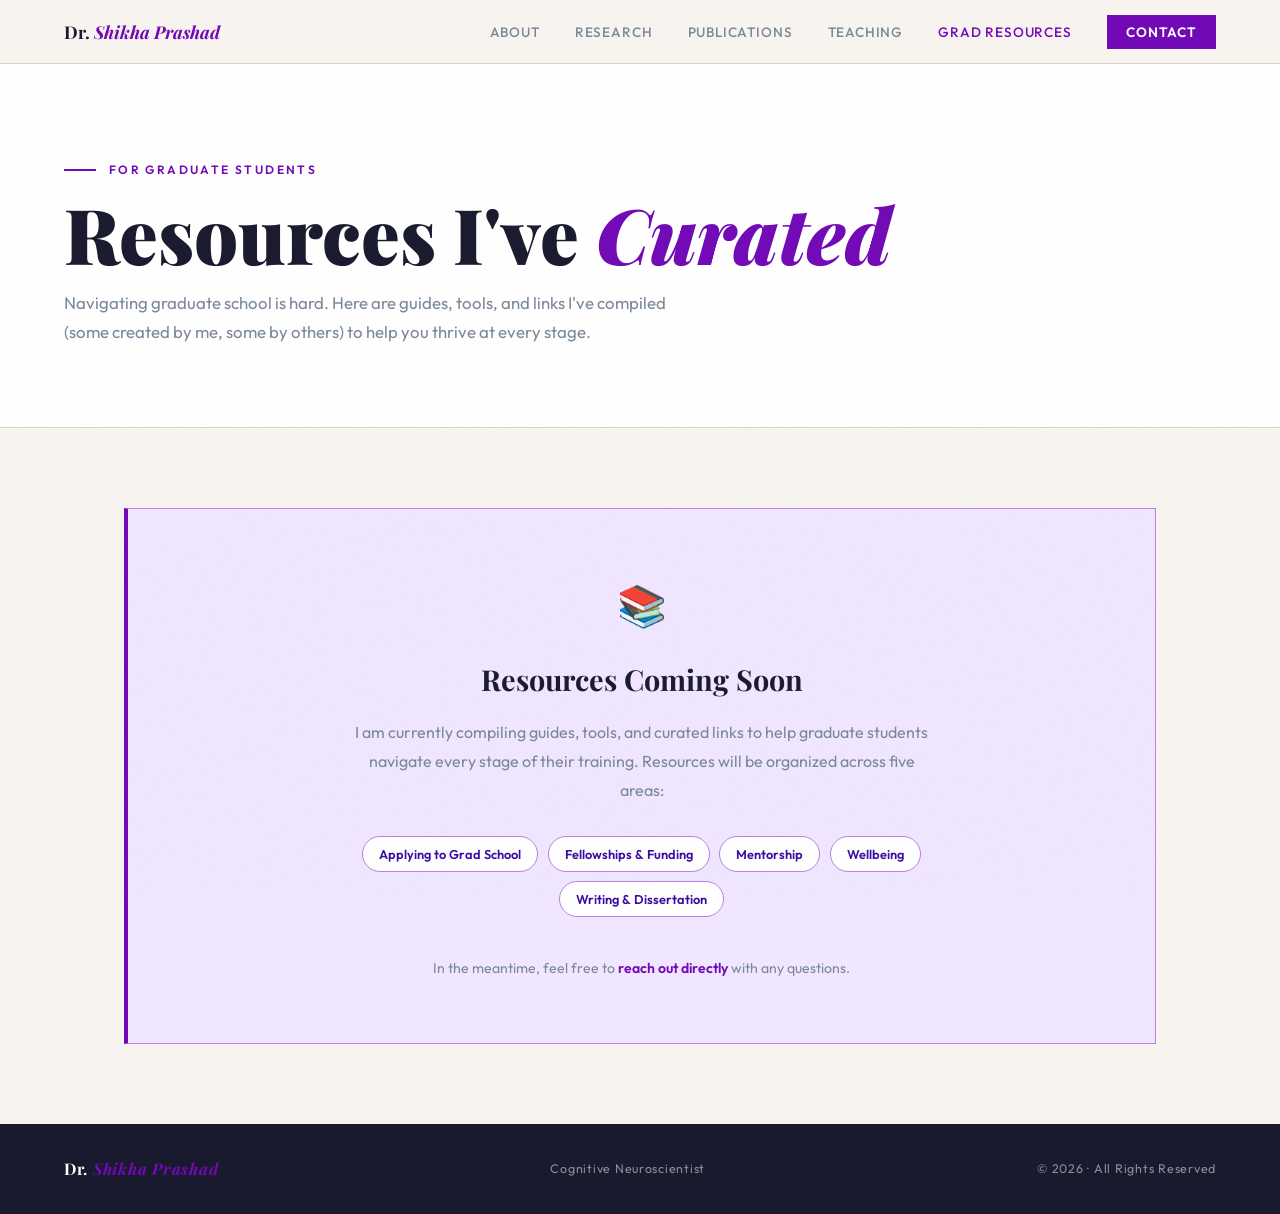
<file: resources.html>
<!DOCTYPE html>
<html lang="en">
<head>
<meta charset="UTF-8"/>
<meta name="viewport" content="width=device-width, initial-scale=1.0"/>
<title>Graduate Resources — Dr. Shikha Prashad</title>
<link href="https://fonts.googleapis.com/css2?family=Playfair+Display:ital,wght@0,700;0,900;1,400;1,700&family=Outfit:wght@300;400;500;600&display=swap" rel="stylesheet"/>
<style>
:root {
  --cream:#F7F4EF; --cream2:#EDE9E1; --white:#FFFFFF;
  --ink:#1A1A2E; --ink2:#2E3A4E; --muted:#7A8899; --border:#D8D2C8;
  --teal:#7209b7; --teal2:#3a0ca3; --teal-lt:#f0e6ff; --teal-md:#b980e0;
  --coral:#f72585; --gold:#4361ee; --cyan:#4cc9f0;
  --font-display:'Playfair Display',Georgia,serif;
  --font-body:'Outfit',sans-serif;
  --shadow-sm:0 2px 12px rgba(114,9,183,0.08);
  --shadow-md:0 8px 32px rgba(114,9,183,0.12);
}
*,*::before,*::after{box-sizing:border-box;margin:0;padding:0;}
html{scroll-behavior:smooth;}
body{background:var(--cream);color:var(--ink);font-family:var(--font-body);font-weight:400;overflow-x:hidden;line-height:1.6;}
body::before{content:'';position:fixed;inset:0;z-index:0;pointer-events:none;opacity:0.025;background-image:url("data:image/svg+xml,%3Csvg viewBox='0 0 256 256' xmlns='http://www.w3.org/2000/svg'%3E%3Cfilter id='noise'%3E%3CfeTurbulence type='fractalNoise' baseFrequency='0.9' numOctaves='4' stitchTiles='stitch'/%3E%3C/filter%3E%3Crect width='100%25' height='100%25' filter='url(%23noise)'/%3E%3C/svg%3E");}
nav{position:fixed;top:0;left:0;right:0;z-index:200;display:flex;align-items:center;justify-content:space-between;padding:1.1rem 4rem;background:rgba(247,244,239,0.92);backdrop-filter:blur(16px);border-bottom:1px solid var(--border);transition:box-shadow 0.3s;}
nav.scrolled{box-shadow:0 4px 24px rgba(0,0,0,0.07);}
.nav-logo{font-family:var(--font-display);font-weight:700;font-size:1.1rem;color:var(--ink);text-decoration:none;}
.nav-logo span{color:var(--teal);font-style:italic;}
.nav-links{display:flex;gap:2.2rem;list-style:none;align-items:center;}
.nav-links a{font-size:0.85rem;font-weight:500;letter-spacing:0.06em;color:var(--muted);text-decoration:none;transition:color 0.2s;text-transform:uppercase;}
.nav-links a:hover{color:var(--teal);}
.nav-links a.active{color:var(--teal);}
.nav-cta{background:var(--teal);color:#fff !important;padding:0.5rem 1.2rem;font-weight:600 !important;transition:background 0.2s !important;}
.nav-cta:hover{background:var(--teal2) !important;}

/* PAGE HERO */
.page-hero{padding:10rem 4rem 5rem;background:var(--white);border-bottom:1px solid var(--border);}
.page-hero-inner{max-width:1160px;margin:0 auto;}
.page-hero-eyebrow{font-size:0.75rem;font-weight:600;letter-spacing:0.2em;text-transform:uppercase;color:var(--teal);margin-bottom:1rem;display:flex;align-items:center;gap:0.8rem;}
.page-hero-eyebrow::before{content:'';width:32px;height:2px;background:var(--teal);display:block;}
.page-hero h1{font-family:var(--font-display);font-size:clamp(2.8rem,6vw,5rem);font-weight:900;line-height:1;color:var(--ink);margin-bottom:1rem;}
.page-hero h1 em{font-style:italic;color:var(--teal);}
.page-hero-desc{font-size:1.05rem;color:var(--muted);max-width:620px;line-height:1.75;}

/* MAIN */
.resources-main{padding:5rem 4rem;max-width:1160px;margin:0 auto;}
.resources-intro{background:var(--teal-lt);border:1px solid var(--teal-md);padding:1.5rem 2rem;margin-bottom:3rem;border-left:4px solid var(--teal);font-size:0.95rem;color:var(--ink2);line-height:1.7;}
.resources-intro strong{color:var(--teal2);}
.resource-tabs{display:flex;gap:0;border-bottom:2px solid var(--border);margin-bottom:2.5rem;}
.rtab{font-size:0.8rem;font-weight:600;letter-spacing:0.08em;text-transform:uppercase;padding:0.8rem 1.5rem;cursor:pointer;border:none;background:none;color:var(--muted);border-bottom:2px solid transparent;margin-bottom:-2px;transition:all 0.2s;}
.rtab:hover{color:var(--teal);}
.rtab.active{color:var(--teal);border-bottom-color:var(--teal);}
.resource-panel{display:none;}
.resource-panel.active{display:grid;grid-template-columns:repeat(2,1fr);gap:1.2rem;}
.resource-card{border:1px solid var(--border);background:var(--white);padding:1.5rem 1.8rem;display:flex;flex-direction:column;gap:0.5rem;transition:all 0.22s;}
.resource-card:hover{border-color:var(--teal-md);background:var(--cream);transform:translateY(-2px);box-shadow:var(--shadow-sm);}
.resource-card-type{font-size:0.68rem;font-weight:700;letter-spacing:0.14em;text-transform:uppercase;display:inline-flex;align-items:center;gap:0.4rem;}
.type-mine{color:var(--teal);}
.type-external{color:var(--gold);}
.type-mine::before{content:'★';font-size:0.7rem;}
.type-external::before{content:'↗';font-size:0.85rem;}
.resource-title{font-family:var(--font-display);font-weight:700;font-size:1rem;color:var(--ink);line-height:1.3;}
.resource-desc{font-size:0.85rem;color:var(--muted);line-height:1.6;}
.resource-link{margin-top:0.5rem;font-size:0.78rem;font-weight:600;letter-spacing:0.06em;color:var(--teal);text-decoration:none;text-transform:uppercase;display:inline-flex;align-items:center;gap:0.3rem;transition:gap 0.2s;}
.resource-link:hover{gap:0.6rem;}
.resource-link::after{content:'→';}

.reveal{opacity:0;transform:translateY(36px);transition:opacity 0.7s ease,transform 0.7s ease;}
.reveal.visible{opacity:1;transform:none;}
footer{background:var(--ink);color:rgba(255,255,255,0.5);padding:2rem 4rem;display:flex;align-items:center;justify-content:space-between;font-size:0.78rem;letter-spacing:0.06em;}
footer .footer-logo{font-family:var(--font-display);font-weight:700;font-size:1rem;color:white;}
footer .footer-logo span{color:var(--teal);font-style:italic;}
@media(max-width:960px){
  nav{padding:1rem 1.5rem;} .nav-links{display:none;}
  .page-hero{padding:7rem 1.5rem 3rem;}
  .resources-main{padding:3rem 1.5rem;}
  .resource-panel.active{grid-template-columns:1fr;}
  footer{flex-direction:column;gap:0.5rem;text-align:center;padding:1.5rem;}
}

/* ── HAMBURGER ── */
.hamburger { display:none; flex-direction:column; justify-content:center; gap:5px; cursor:pointer; padding:4px; background:none; border:none; }
.hamburger span { display:block; width:24px; height:2px; background:var(--ink); border-radius:2px; transition:all 0.3s; }
.hamburger.open span:nth-child(1) { transform:translateY(7px) rotate(45deg); }
.hamburger.open span:nth-child(2) { opacity:0; }
.hamburger.open span:nth-child(3) { transform:translateY(-7px) rotate(-45deg); }
.mobile-menu { display:none; position:fixed; top:60px; left:0; right:0; z-index:199; background:rgba(247,244,239,0.98); backdrop-filter:blur(16px); border-bottom:1px solid var(--border); flex-direction:column; padding:1rem 1.5rem 1.5rem; gap:0; }
.mobile-menu.open { display:flex; }
.mobile-menu a { font-size:1rem; font-weight:500; letter-spacing:0.06em; color:var(--ink2); text-decoration:none; text-transform:uppercase; padding:0.9rem 0; border-bottom:1px solid var(--border); transition:color 0.2s; }
.mobile-menu a:last-child { border-bottom:none; }
.mobile-menu a:hover { color:var(--teal); }
.mobile-menu a.nav-cta { margin-top:0.8rem; background:var(--teal); color:white !important; text-align:center; padding:0.85rem; border-bottom:none; }

@media(max-width:960px){
  nav{padding:0.9rem 1.5rem;} .nav-links{display:none;} .hamburger{display:flex;}
  .page-hero{padding:7rem 1.5rem 3rem;}
  .page-hero-inner{grid-template-columns:1fr !important;} .pub-stats{display:none;}
  .pub-main{padding:3rem 1.5rem;}
  .resources-main{padding:3rem 1.5rem;}
  .pub-item{grid-template-columns:54px 1fr;gap:1rem;padding:1.2rem 1rem;} .pub-badge{display:none;}
  .resource-tabs{flex-wrap:wrap;}
  .rtab{font-size:0.72rem;padding:0.6rem 0.9rem;}
  .resource-panel.active{grid-template-columns:1fr;}
  footer{flex-direction:column;gap:0.5rem;text-align:center;padding:1.5rem;}
  .scholar-link{flex-direction:column;gap:1rem;align-items:flex-start;}
}
@media(max-width:480px){
  nav{padding:0.8rem 1rem;}
  .page-hero{padding:6rem 1rem 2.5rem;}
  .pub-main{padding:2rem 1rem;}
  .resources-main{padding:2rem 1rem;}
  .pub-item{grid-template-columns:1fr;}
  .pub-year{font-size:0.85rem;color:var(--teal);}
  .rtab{padding:0.5rem 0.65rem;font-size:0.65rem;}
  footer{padding:1.2rem 1rem;font-size:0.72rem;}
}
</style>
</head>
<body>

<nav id="main-nav">
  <a class="nav-logo" href="index.html">Dr. <span>Shikha Prashad</span></a>
  <ul class="nav-links">
    <li><a href="index.html#about">About</a></li>
    <li><a href="index.html#research">Research</a></li>
    <li><a href="publications.html">Publications</a></li>
    <li><a href="index.html#teaching">Teaching</a></li>
    <li><a href="resources.html" class="active">Grad Resources</a></li>
    <li><a href="index.html#contact" class="nav-cta">Contact</a></li>
  </ul>
  <button class="hamburger" id="hamburger" aria-label="Toggle menu" onclick="toggleMenu()">
    <span></span><span></span><span></span>
  </button>
</nav>
<div class="mobile-menu" id="mobile-menu">
  <a href="index.html#about" onclick="closeMenu()">About</a>
  <a href="index.html#research" onclick="closeMenu()">Research</a>
  <a href="index.html#teaching" onclick="closeMenu()">Teaching</a>
  <a href="resources.html">Grad Resources</a>
  <a href="publications.html">Publications</a>
  <a href="index.html#contact" class="nav-cta" onclick="closeMenu()">Contact</a>
</div>

<div class="page-hero">
  <div class="page-hero-inner">
    <div class="page-hero-eyebrow">For Graduate Students</div>
    <h1>Resources I've <em>Curated</em></h1>
    <p class="page-hero-desc">Navigating graduate school is hard. Here are guides, tools, and links I've compiled (some created by me, some by others) to help you thrive at every stage.</p>
  </div>
</div>

<div class="resources-main">
<!--  <div class="resources-intro reveal">
    Resources are currently being compiled and will be available soon. Categories will include: applying to grad school, fellowships &amp; funding, mentorship, wellbeing, and writing &amp; dissertation support.
  </div>-->

  <div style="border:1px solid var(--teal-md);background:var(--teal-lt);padding:4rem 2.5rem;text-align:center;border-left:4px solid var(--teal);" class="reveal">
    <div style="font-size:2.5rem;margin-bottom:1.2rem;">📚</div>
    <div style="font-family:var(--font-display);font-weight:700;font-size:1.8rem;color:var(--ink);margin-bottom:1rem;">Resources Coming Soon</div>
    <p style="font-size:1rem;color:var(--muted);line-height:1.8;max-width:580px;margin:0 auto 2rem;">I am currently compiling guides, tools, and curated links to help graduate students navigate every stage of their training. Resources will be organized across five areas:</p>
    <div style="display:flex;flex-wrap:wrap;justify-content:center;gap:0.6rem;max-width:600px;margin:0 auto 2.5rem;">
      <span style="font-size:0.8rem;font-weight:600;padding:0.4rem 1rem;background:white;border:1px solid var(--teal-md);color:var(--teal2);border-radius:100px;">Applying to Grad School</span>
      <span style="font-size:0.8rem;font-weight:600;padding:0.4rem 1rem;background:white;border:1px solid var(--teal-md);color:var(--teal2);border-radius:100px;">Fellowships &amp; Funding</span>
      <span style="font-size:0.8rem;font-weight:600;padding:0.4rem 1rem;background:white;border:1px solid var(--teal-md);color:var(--teal2);border-radius:100px;">Mentorship</span>
      <span style="font-size:0.8rem;font-weight:600;padding:0.4rem 1rem;background:white;border:1px solid var(--teal-md);color:var(--teal2);border-radius:100px;">Wellbeing</span>
      <span style="font-size:0.8rem;font-weight:600;padding:0.4rem 1rem;background:white;border:1px solid var(--teal-md);color:var(--teal2);border-radius:100px;">Writing &amp; Dissertation</span>
    </div>
    <p style="font-size:0.88rem;color:var(--muted);">In the meantime, feel free to <a href="index.html#contact" style="color:var(--teal);text-decoration:none;font-weight:600;">reach out directly</a> with any questions.</p>
  </div>

</div>
<footer>
  <div class="footer-logo">Dr. <span>Shikha Prashad</span></div>
  <span>Cognitive Neuroscientist</span>
  <span>© 2026 · All Rights Reserved</span>
</footer>

<script>
  window.addEventListener('scroll', () => {
    document.getElementById('main-nav').classList.toggle('scrolled', window.scrollY > 20);
  });
  const io = new IntersectionObserver((entries) => {
    entries.forEach(e => { if (e.isIntersecting) { e.target.classList.add('visible'); io.unobserve(e.target); } });
  }, { threshold: 0.1 });
  document.querySelectorAll('.reveal').forEach(el => io.observe(el));

  function switchTab(id, btn) {
    document.querySelectorAll('.resource-panel').forEach(p => p.classList.remove('active'));
    btn.closest('.resource-tabs').querySelectorAll('.rtab').forEach(b => b.classList.remove('active'));
    document.getElementById('tab-' + id).classList.add('active');
    btn.classList.add('active');
  }

  function toggleMenu() {
    const menu = document.getElementById('mobile-menu');
    const btn = document.getElementById('hamburger');
    menu.classList.toggle('open');
    btn.classList.toggle('open');
  }
  function closeMenu() {
    document.getElementById('mobile-menu').classList.remove('open');
    document.getElementById('hamburger').classList.remove('open');
  }
  document.addEventListener('click', (e) => {
    const menu = document.getElementById('mobile-menu');
    const btn = document.getElementById('hamburger');
    if (menu && btn && !menu.contains(e.target) && !btn.contains(e.target)) {
      menu.classList.remove('open');
      btn.classList.remove('open');
    }
  });
</script>
</body>
</html>
</file>
<file: assets/css/noscript.css>
/*
	Spectral by HTML5 UP
	html5up.net | @ajlkn
	Free for personal and commercial use under the CCA 3.0 license (html5up.net/license)
*/

/* Banner */

	body.is-preload #banner h2 {
		-moz-transform: none;
		-webkit-transform: none;
		-ms-transform: none;
		transform: none;
		opacity: 1;
	}

		body.is-preload #banner h2:before, body.is-preload #banner h2:after {
			width: 100%;
		}

	body.is-preload #banner .more {
		-moz-transform: none;
		-webkit-transform: none;
		-ms-transform: none;
		transform: none;
		opacity: 1;
	}

	body.is-preload #banner:after {
		opacity: 0;
	}
</file>
<file: assets/css/main.css>
@import url(font-awesome.min.css);
@import url("https://fonts.googleapis.com/css?family=Open+Sans:400,400italic,600,600italic,800,800italic");

/*
	Spectral by HTML5 UP
	html5up.net | @ajlkn
	Free for personal and commercial use under the CCA 3.0 license (html5up.net/license)
*/

html, body, div, span, applet, object,
iframe, h1, h2, h3, h4, h5, h6, p, blockquote,
pre, a, abbr, acronym, address, big, cite,
code, del, dfn, em, img, ins, kbd, q, s, samp,
small, strike, strong, sub, sup, tt, var, b,
u, i, center, dl, dt, dd, ol, ul, li, fieldset,
form, label, legend, table, caption, tbody,
tfoot, thead, tr, th, td, article, aside,
canvas, details, embed, figure, figcaption,
footer, header, hgroup, menu, nav, output, ruby,
section, summary, time, mark, audio, video {
	margin: 0;
	padding: 0;
	border: 0;
	font-size: 100%;
	font: inherit;
	vertical-align: baseline;}

article, aside, details, figcaption, figure,
footer, header, hgroup, menu, nav, section {
	display: block;}

body {
	line-height: 1;
}

ol, ul {
	list-style: none;
}

blockquote, q {
	quotes: none;
}

	blockquote:before, blockquote:after, q:before, q:after {
		content: '';
		content: none;
	}

table {
	border-collapse: collapse;
	border-spacing: 0;
}

body {
	-webkit-text-size-adjust: none;
}

mark {
	background-color: transparent;
	color: inherit;
}

input::-moz-focus-inner {
	border: 0;
	padding: 0;
}

input, select, textarea {
	-moz-appearance: none;
	-webkit-appearance: none;
	-ms-appearance: none;
	appearance: none;
}

/* Basic */

	@-ms-viewport {
		width: device-width;
	}

	html {
		box-sizing: border-box;
	}

	*, *:before, *:after {
		box-sizing: inherit;
	}

	body {
		background: #2e3842;
	}

		body.is-preload *, body.is-preload *:before, body.is-preload *:after {
			-moz-animation: none !important;
			-webkit-animation: none !important;
			-ms-animation: none !important;
			animation: none !important;
			-moz-transition: none !important;
			-webkit-transition: none !important;
			-ms-transition: none !important;
			transition: none !important;
		}

	body, input, select, textarea {
		color: #fff;
		font-family: "Open Sans", Helvetica, sans-serif;
		font-size: 15pt;
		font-weight: 400;
		letter-spacing: 0.075em;
		line-height: 1.65em;
	}

		@media screen and (max-width: 1680px) {

			body, input, select, textarea {
				font-size: 13pt;
			}

		}

		@media screen and (max-width: 1280px) {

			body, input, select, textarea {
				font-size: 12pt;
			}

		}

		@media screen and (max-width: 736px) {

			body, input, select, textarea {
				font-size: 11pt;
				letter-spacing: 0.0375em;
			}

		}

	a {
		-moz-transition: color 0.2s ease, border-bottom-color 0.2s ease;
		-webkit-transition: color 0.2s ease, border-bottom-color 0.2s ease;
		-ms-transition: color 0.2s ease, border-bottom-color 0.2s ease;
		transition: color 0.2s ease, border-bottom-color 0.2s ease;
		border-bottom: dotted 1px;
		color: inherit;
		text-decoration: none;
	}

		a:hover {
			border-bottom-color: transparent;
		}

	strong, b {
		color: #fff;
		font-weight: 600;
	}

	em, i {
		font-style: italic;
	}

	p {
		margin: 0 0 2em 0;
	}

	h1, h2, h3, h4, h5, h6 {
		color: #fff;
		font-weight: 800;
		letter-spacing: 0.225em;
		line-height: 1em;
		margin: 0 0 1em 0;
		text-transform: uppercase;
	}

		h1 a, h2 a, h3 a, h4 a, h5 a, h6 a {
			color: inherit;
			text-decoration: none;
		}

	h2 {
		font-size: 1.35em;
		line-height: 1.75em;
	}

		@media screen and (max-width: 736px) {

			h2 {
				font-size: 1.1em;
				line-height: 1.65em;
			}

		}

	h3 {
		font-size: 1.15em;
		line-height: 1.75em;
	}

		@media screen and (max-width: 736px) {

			h3 {
				font-size: 1em;
				line-height: 1.65em;
			}

		}

	h4 {
		font-size: 1em;
		line-height: 1.5em;
	}

	h5 {
		font-size: 0.8em;
		line-height: 1.5em;
	}

	h6 {
		font-size: 0.7em;
		line-height: 1.5em;
	}

	sub {
		font-size: 0.8em;
		position: relative;
		top: 0.5em;
	}

	sup {
		font-size: 0.8em;
		position: relative;
		top: -0.5em;
	}

	hr {
		border: 0;
		border-bottom: solid 2px #fff;
		margin: 3em 0;
	}

		hr.major {
			margin: 4.5em 0;
		}

	blockquote {
		border-left: solid 4px #fff;
		font-style: italic;
		margin: 0 0 2em 0;
		padding: 0.5em 0 0.5em 2em;
	}

	code {
		background: rgba(144, 144, 144, 0.25);
		border-radius: 3px;
		font-family: "Courier New", monospace;
		font-size: 0.9em;
		letter-spacing: 0;
		margin: 0 0.25em;
		padding: 0.25em 0.65em;
	}

	pre {
		-webkit-overflow-scrolling: touch;
		font-family: "Courier New", monospace;
		font-size: 0.9em;
		margin: 0 0 2em 0;
	}

		pre code {
			display: block;
			line-height: 1.75em;
			padding: 1em 1.5em;
			overflow-x: auto;
		}

	.align-left {
		text-align: left;
	}

	.align-center {
		text-align: center;
	}

	.align-right {
		text-align: right;
	}

/* Row */

	.row {
		display: flex;
		flex-wrap: wrap;
		box-sizing: border-box;
		align-items: stretch;
	}

		.row > * {
			box-sizing: border-box;
		}

		.row.gtr-uniform > * > :last-child {
			margin-bottom: 0;
		}

		.row.aln-left {
			justify-content: flex-start;
		}

		.row.aln-center {
			justify-content: center;
		}

		.row.aln-right {
			justify-content: flex-end;
		}

		.row.aln-top {
			align-items: flex-start;
		}

		.row.aln-middle {
			align-items: center;
		}

		.row.aln-bottom {
			align-items: flex-end;
		}

		.row > .imp {
			order: -1;
		}

		.row > .col-1 {
			width: 8.3333333333%;
		}

		.row > .off-1 {
			margin-left: 8.3333333333%;
		}

		.row > .col-2 {
			width: 16.6666666667%;
		}

		.row > .off-2 {
			margin-left: 16.6666666667%;
		}

		.row > .col-3 {
			width: 25%;
		}

		.row > .off-3 {
			margin-left: 25%;
		}

		.row > .col-4 {
			width: 33.3333333333%;
		}

		.row > .off-4 {
			margin-left: 33.3333333333%;
		}

		.row > .col-5 {
			width: 41.6666666667%;
		}

		.row > .off-5 {
			margin-left: 41.6666666667%;
		}

		.row > .col-6 {
			width: 50%;
		}

		.row > .off-6 {
			margin-left: 50%;
		}

		.row > .col-7 {
			width: 58.3333333333%;
		}

		.row > .off-7 {
			margin-left: 58.3333333333%;
		}

		.row > .col-8 {
			width: 66.6666666667%;
		}

		.row > .off-8 {
			margin-left: 66.6666666667%;
		}

		.row > .col-9 {
			width: 75%;
		}

		.row > .off-9 {
			margin-left: 75%;
		}

		.row > .col-10 {
			width: 83.3333333333%;
		}

		.row > .off-10 {
			margin-left: 83.3333333333%;
		}

		.row > .col-11 {
			width: 91.6666666667%;
		}

		.row > .off-11 {
			margin-left: 91.6666666667%;
		}

		.row > .col-12 {
			width: 100%;
		}

		.row > .off-12 {
			margin-left: 100%;
		}

		.row.gtr-0 {
			margin-top: 0;
			margin-left: 0em;
		}

			.row.gtr-0 > * {
				padding: 0 0 0 0em;
			}

			.row.gtr-0.gtr-uniform {
				margin-top: 0em;
			}

				.row.gtr-0.gtr-uniform > * {
					padding-top: 0em;
				}

		.row.gtr-25 {
			margin-top: 0;
			margin-left: -0.375em;
		}

			.row.gtr-25 > * {
				padding: 0 0 0 0.375em;
			}

			.row.gtr-25.gtr-uniform {
				margin-top: -0.375em;
			}

				.row.gtr-25.gtr-uniform > * {
					padding-top: 0.375em;
				}

		.row.gtr-50 {
			margin-top: 0;
			margin-left: -0.75em;
		}

			.row.gtr-50 > * {
				padding: 0 0 0 0.75em;
			}

			.row.gtr-50.gtr-uniform {
				margin-top: -0.75em;
			}

				.row.gtr-50.gtr-uniform > * {
					padding-top: 0.75em;
				}

		.row {
			margin-top: 0;
			margin-left: -1.5em;
		}

			.row > * {
				padding: 0 0 0 1.5em;
			}

			.row.gtr-uniform {
				margin-top: -1.5em;
			}

				.row.gtr-uniform > * {
					padding-top: 1.5em;
				}

		.row.gtr-150 {
			margin-top: 0;
			margin-left: -2.25em;
		}

			.row.gtr-150 > * {
				padding: 0 0 0 2.25em;
			}

			.row.gtr-150.gtr-uniform {
				margin-top: -2.25em;
			}

				.row.gtr-150.gtr-uniform > * {
					padding-top: 2.25em;
				}

		.row.gtr-200 {
			margin-top: 0;
			margin-left: -3em;
		}

			.row.gtr-200 > * {
				padding: 0 0 0 3em;
			}

			.row.gtr-200.gtr-uniform {
				margin-top: -3em;
			}

				.row.gtr-200.gtr-uniform > * {
					padding-top: 3em;
				}

		@media screen and (max-width: 1680px) {

			.row {
				display: flex;
				flex-wrap: wrap;
				box-sizing: border-box;
				align-items: stretch;
			}

				.row > * {
					box-sizing: border-box;
				}

				.row.gtr-uniform > * > :last-child {
					margin-bottom: 0;
				}

				.row.aln-left {
					justify-content: flex-start;
				}

				.row.aln-center {
					justify-content: center;
				}

				.row.aln-right {
					justify-content: flex-end;
				}

				.row.aln-top {
					align-items: flex-start;
				}

				.row.aln-middle {
					align-items: center;
				}

				.row.aln-bottom {
					align-items: flex-end;
				}

				.row > .imp-xlarge {
					order: -1;
				}

				.row > .col-1-xlarge {
					width: 8.3333333333%;
				}

				.row > .off-1-xlarge {
					margin-left: 8.3333333333%;
				}

				.row > .col-2-xlarge {
					width: 16.6666666667%;
				}

				.row > .off-2-xlarge {
					margin-left: 16.6666666667%;
				}

				.row > .col-3-xlarge {
					width: 25%;
				}

				.row > .off-3-xlarge {
					margin-left: 25%;
				}

				.row > .col-4-xlarge {
					width: 33.3333333333%;
				}

				.row > .off-4-xlarge {
					margin-left: 33.3333333333%;
				}

				.row > .col-5-xlarge {
					width: 41.6666666667%;
				}

				.row > .off-5-xlarge {
					margin-left: 41.6666666667%;
				}

				.row > .col-6-xlarge {
					width: 50%;
				}

				.row > .off-6-xlarge {
					margin-left: 50%;
				}

				.row > .col-7-xlarge {
					width: 58.3333333333%;
				}

				.row > .off-7-xlarge {
					margin-left: 58.3333333333%;
				}

				.row > .col-8-xlarge {
					width: 66.6666666667%;
				}

				.row > .off-8-xlarge {
					margin-left: 66.6666666667%;
				}

				.row > .col-9-xlarge {
					width: 75%;
				}

				.row > .off-9-xlarge {
					margin-left: 75%;
				}

				.row > .col-10-xlarge {
					width: 83.3333333333%;
				}

				.row > .off-10-xlarge {
					margin-left: 83.3333333333%;
				}

				.row > .col-11-xlarge {
					width: 91.6666666667%;
				}

				.row > .off-11-xlarge {
					margin-left: 91.6666666667%;
				}

				.row > .col-12-xlarge {
					width: 100%;
				}

				.row > .off-12-xlarge {
					margin-left: 100%;
				}

				.row.gtr-0 {
					margin-top: 0;
					margin-left: 0em;
				}

					.row.gtr-0 > * {
						padding: 0 0 0 0em;
					}

					.row.gtr-0.gtr-uniform {
						margin-top: 0em;
					}

						.row.gtr-0.gtr-uniform > * {
							padding-top: 0em;
						}

				.row.gtr-25 {
					margin-top: 0;
					margin-left: -0.375em;
				}

					.row.gtr-25 > * {
						padding: 0 0 0 0.375em;
					}

					.row.gtr-25.gtr-uniform {
						margin-top: -0.375em;
					}

						.row.gtr-25.gtr-uniform > * {
							padding-top: 0.375em;
						}

				.row.gtr-50 {
					margin-top: 0;
					margin-left: -0.75em;
				}

					.row.gtr-50 > * {
						padding: 0 0 0 0.75em;
					}

					.row.gtr-50.gtr-uniform {
						margin-top: -0.75em;
					}

						.row.gtr-50.gtr-uniform > * {
							padding-top: 0.75em;
						}

				.row {
					margin-top: 0;
					margin-left: -1.5em;
				}

					.row > * {
						padding: 0 0 0 1.5em;
					}

					.row.gtr-uniform {
						margin-top: -1.5em;
					}

						.row.gtr-uniform > * {
							padding-top: 1.5em;
						}

				.row.gtr-150 {
					margin-top: 0;
					margin-left: -2.25em;
				}

					.row.gtr-150 > * {
						padding: 0 0 0 2.25em;
					}

					.row.gtr-150.gtr-uniform {
						margin-top: -2.25em;
					}

						.row.gtr-150.gtr-uniform > * {
							padding-top: 2.25em;
						}

				.row.gtr-200 {
					margin-top: 0;
					margin-left: -3em;
				}

					.row.gtr-200 > * {
						padding: 0 0 0 3em;
					}

					.row.gtr-200.gtr-uniform {
						margin-top: -3em;
					}

						.row.gtr-200.gtr-uniform > * {
							padding-top: 3em;
						}

		}

		@media screen and (max-width: 1280px) {

			.row {
				display: flex;
				flex-wrap: wrap;
				box-sizing: border-box;
				align-items: stretch;
			}

				.row > * {
					box-sizing: border-box;
				}

				.row.gtr-uniform > * > :last-child {
					margin-bottom: 0;
				}

				.row.aln-left {
					justify-content: flex-start;
				}

				.row.aln-center {
					justify-content: center;
				}

				.row.aln-right {
					justify-content: flex-end;
				}

				.row.aln-top {
					align-items: flex-start;
				}

				.row.aln-middle {
					align-items: center;
				}

				.row.aln-bottom {
					align-items: flex-end;
				}

				.row > .imp-large {
					order: -1;
				}

				.row > .col-1-large {
					width: 8.3333333333%;
				}

				.row > .off-1-large {
					margin-left: 8.3333333333%;
				}

				.row > .col-2-large {
					width: 16.6666666667%;
				}

				.row > .off-2-large {
					margin-left: 16.6666666667%;
				}

				.row > .col-3-large {
					width: 25%;
				}

				.row > .off-3-large {
					margin-left: 25%;
				}

				.row > .col-4-large {
					width: 33.3333333333%;
				}

				.row > .off-4-large {
					margin-left: 33.3333333333%;
				}

				.row > .col-5-large {
					width: 41.6666666667%;
				}

				.row > .off-5-large {
					margin-left: 41.6666666667%;
				}

				.row > .col-6-large {
					width: 50%;
				}

				.row > .off-6-large {
					margin-left: 50%;
				}

				.row > .col-7-large {
					width: 58.3333333333%;
				}

				.row > .off-7-large {
					margin-left: 58.3333333333%;
				}

				.row > .col-8-large {
					width: 66.6666666667%;
				}

				.row > .off-8-large {
					margin-left: 66.6666666667%;
				}

				.row > .col-9-large {
					width: 75%;
				}

				.row > .off-9-large {
					margin-left: 75%;
				}

				.row > .col-10-large {
					width: 83.3333333333%;
				}

				.row > .off-10-large {
					margin-left: 83.3333333333%;
				}

				.row > .col-11-large {
					width: 91.6666666667%;
				}

				.row > .off-11-large {
					margin-left: 91.6666666667%;
				}

				.row > .col-12-large {
					width: 100%;
				}

				.row > .off-12-large {
					margin-left: 100%;
				}

				.row.gtr-0 {
					margin-top: 0;
					margin-left: 0em;
				}

					.row.gtr-0 > * {
						padding: 0 0 0 0em;
					}

					.row.gtr-0.gtr-uniform {
						margin-top: 0em;
					}

						.row.gtr-0.gtr-uniform > * {
							padding-top: 0em;
						}

				.row.gtr-25 {
					margin-top: 0;
					margin-left: -0.375em;
				}

					.row.gtr-25 > * {
						padding: 0 0 0 0.375em;
					}

					.row.gtr-25.gtr-uniform {
						margin-top: -0.375em;
					}

						.row.gtr-25.gtr-uniform > * {
							padding-top: 0.375em;
						}

				.row.gtr-50 {
					margin-top: 0;
					margin-left: -0.75em;
				}

					.row.gtr-50 > * {
						padding: 0 0 0 0.75em;
					}

					.row.gtr-50.gtr-uniform {
						margin-top: -0.75em;
					}

						.row.gtr-50.gtr-uniform > * {
							padding-top: 0.75em;
						}

				.row {
					margin-top: 0;
					margin-left: -1.5em;
				}

					.row > * {
						padding: 0 0 0 1.5em;
					}

					.row.gtr-uniform {
						margin-top: -1.5em;
					}

						.row.gtr-uniform > * {
							padding-top: 1.5em;
						}

				.row.gtr-150 {
					margin-top: 0;
					margin-left: -2.25em;
				}

					.row.gtr-150 > * {
						padding: 0 0 0 2.25em;
					}

					.row.gtr-150.gtr-uniform {
						margin-top: -2.25em;
					}

						.row.gtr-150.gtr-uniform > * {
							padding-top: 2.25em;
						}

				.row.gtr-200 {
					margin-top: 0;
					margin-left: -3em;
				}

					.row.gtr-200 > * {
						padding: 0 0 0 3em;
					}

					.row.gtr-200.gtr-uniform {
						margin-top: -3em;
					}

						.row.gtr-200.gtr-uniform > * {
							padding-top: 3em;
						}

		}

		@media screen and (max-width: 980px) {

			.row {
				display: flex;
				flex-wrap: wrap;
				box-sizing: border-box;
				align-items: stretch;
			}

				.row > * {
					box-sizing: border-box;
				}

				.row.gtr-uniform > * > :last-child {
					margin-bottom: 0;
				}

				.row.aln-left {
					justify-content: flex-start;
				}

				.row.aln-center {
					justify-content: center;
				}

				.row.aln-right {
					justify-content: flex-end;
				}

				.row.aln-top {
					align-items: flex-start;
				}

				.row.aln-middle {
					align-items: center;
				}

				.row.aln-bottom {
					align-items: flex-end;
				}

				.row > .imp-medium {
					order: -1;
				}

				.row > .col-1-medium {
					width: 8.3333333333%;
				}

				.row > .off-1-medium {
					margin-left: 8.3333333333%;
				}

				.row > .col-2-medium {
					width: 16.6666666667%;
				}

				.row > .off-2-medium {
					margin-left: 16.6666666667%;
				}

				.row > .col-3-medium {
					width: 25%;
				}

				.row > .off-3-medium {
					margin-left: 25%;
				}

				.row > .col-4-medium {
					width: 33.3333333333%;
				}

				.row > .off-4-medium {
					margin-left: 33.3333333333%;
				}

				.row > .col-5-medium {
					width: 41.6666666667%;
				}

				.row > .off-5-medium {
					margin-left: 41.6666666667%;
				}

				.row > .col-6-medium {
					width: 50%;
				}

				.row > .off-6-medium {
					margin-left: 50%;
				}

				.row > .col-7-medium {
					width: 58.3333333333%;
				}

				.row > .off-7-medium {
					margin-left: 58.3333333333%;
				}

				.row > .col-8-medium {
					width: 66.6666666667%;
				}

				.row > .off-8-medium {
					margin-left: 66.6666666667%;
				}

				.row > .col-9-medium {
					width: 75%;
				}

				.row > .off-9-medium {
					margin-left: 75%;
				}

				.row > .col-10-medium {
					width: 83.3333333333%;
				}

				.row > .off-10-medium {
					margin-left: 83.3333333333%;
				}

				.row > .col-11-medium {
					width: 91.6666666667%;
				}

				.row > .off-11-medium {
					margin-left: 91.6666666667%;
				}

				.row > .col-12-medium {
					width: 100%;
				}

				.row > .off-12-medium {
					margin-left: 100%;
				}

				.row.gtr-0 {
					margin-top: 0;
					margin-left: 0em;
				}

					.row.gtr-0 > * {
						padding: 0 0 0 0em;
					}

					.row.gtr-0.gtr-uniform {
						margin-top: 0em;
					}

						.row.gtr-0.gtr-uniform > * {
							padding-top: 0em;
						}

				.row.gtr-25 {
					margin-top: 0;
					margin-left: -0.375em;
				}

					.row.gtr-25 > * {
						padding: 0 0 0 0.375em;
					}

					.row.gtr-25.gtr-uniform {
						margin-top: -0.375em;
					}

						.row.gtr-25.gtr-uniform > * {
							padding-top: 0.375em;
						}

				.row.gtr-50 {
					margin-top: 0;
					margin-left: -0.75em;
				}

					.row.gtr-50 > * {
						padding: 0 0 0 0.75em;
					}

					.row.gtr-50.gtr-uniform {
						margin-top: -0.75em;
					}

						.row.gtr-50.gtr-uniform > * {
							padding-top: 0.75em;
						}

				.row {
					margin-top: 0;
					margin-left: -1.5em;
				}

					.row > * {
						padding: 0 0 0 1.5em;
					}

					.row.gtr-uniform {
						margin-top: -1.5em;
					}

						.row.gtr-uniform > * {
							padding-top: 1.5em;
						}

				.row.gtr-150 {
					margin-top: 0;
					margin-left: -2.25em;
				}

					.row.gtr-150 > * {
						padding: 0 0 0 2.25em;
					}

					.row.gtr-150.gtr-uniform {
						margin-top: -2.25em;
					}

						.row.gtr-150.gtr-uniform > * {
							padding-top: 2.25em;
						}

				.row.gtr-200 {
					margin-top: 0;
					margin-left: -3em;
				}

					.row.gtr-200 > * {
						padding: 0 0 0 3em;
					}

					.row.gtr-200.gtr-uniform {
						margin-top: -3em;
					}

						.row.gtr-200.gtr-uniform > * {
							padding-top: 3em;
						}

		}

		@media screen and (max-width: 736px) {

			.row {
				display: flex;
				flex-wrap: wrap;
				box-sizing: border-box;
				align-items: stretch;
			}

				.row > * {
					box-sizing: border-box;
				}

				.row.gtr-uniform > * > :last-child {
					margin-bottom: 0;
				}

				.row.aln-left {
					justify-content: flex-start;
				}

				.row.aln-center {
					justify-content: center;
				}

				.row.aln-right {
					justify-content: flex-end;
				}

				.row.aln-top {
					align-items: flex-start;
				}

				.row.aln-middle {
					align-items: center;
				}

				.row.aln-bottom {
					align-items: flex-end;
				}

				.row > .imp-small {
					order: -1;
				}

				.row > .col-1-small {
					width: 8.3333333333%;
				}

				.row > .off-1-small {
					margin-left: 8.3333333333%;
				}

				.row > .col-2-small {
					width: 16.6666666667%;
				}

				.row > .off-2-small {
					margin-left: 16.6666666667%;
				}

				.row > .col-3-small {
					width: 25%;
				}

				.row > .off-3-small {
					margin-left: 25%;
				}

				.row > .col-4-small {
					width: 33.3333333333%;
				}

				.row > .off-4-small {
					margin-left: 33.3333333333%;
				}

				.row > .col-5-small {
					width: 41.6666666667%;
				}

				.row > .off-5-small {
					margin-left: 41.6666666667%;
				}

				.row > .col-6-small {
					width: 50%;
				}

				.row > .off-6-small {
					margin-left: 50%;
				}

				.row > .col-7-small {
					width: 58.3333333333%;
				}

				.row > .off-7-small {
					margin-left: 58.3333333333%;
				}

				.row > .col-8-small {
					width: 66.6666666667%;
				}

				.row > .off-8-small {
					margin-left: 66.6666666667%;
				}

				.row > .col-9-small {
					width: 75%;
				}

				.row > .off-9-small {
					margin-left: 75%;
				}

				.row > .col-10-small {
					width: 83.3333333333%;
				}

				.row > .off-10-small {
					margin-left: 83.3333333333%;
				}

				.row > .col-11-small {
					width: 91.6666666667%;
				}

				.row > .off-11-small {
					margin-left: 91.6666666667%;
				}

				.row > .col-12-small {
					width: 100%;
				}

				.row > .off-12-small {
					margin-left: 100%;
				}

				.row.gtr-0 {
					margin-top: 0;
					margin-left: 0em;
				}

					.row.gtr-0 > * {
						padding: 0 0 0 0em;
					}

					.row.gtr-0.gtr-uniform {
						margin-top: 0em;
					}

						.row.gtr-0.gtr-uniform > * {
							padding-top: 0em;
						}

				.row.gtr-25 {
					margin-top: 0;
					margin-left: -0.375em;
				}

					.row.gtr-25 > * {
						padding: 0 0 0 0.375em;
					}

					.row.gtr-25.gtr-uniform {
						margin-top: -0.375em;
					}

						.row.gtr-25.gtr-uniform > * {
							padding-top: 0.375em;
						}

				.row.gtr-50 {
					margin-top: 0;
					margin-left: -0.75em;
				}

					.row.gtr-50 > * {
						padding: 0 0 0 0.75em;
					}

					.row.gtr-50.gtr-uniform {
						margin-top: -0.75em;
					}

						.row.gtr-50.gtr-uniform > * {
							padding-top: 0.75em;
						}

				.row {
					margin-top: 0;
					margin-left: -1.5em;
				}

					.row > * {
						padding: 0 0 0 1.5em;
					}

					.row.gtr-uniform {
						margin-top: -1.5em;
					}

						.row.gtr-uniform > * {
							padding-top: 1.5em;
						}

				.row.gtr-150 {
					margin-top: 0;
					margin-left: -2.25em;
				}

					.row.gtr-150 > * {
						padding: 0 0 0 2.25em;
					}

					.row.gtr-150.gtr-uniform {
						margin-top: -2.25em;
					}

						.row.gtr-150.gtr-uniform > * {
							padding-top: 2.25em;
						}

				.row.gtr-200 {
					margin-top: 0;
					margin-left: -3em;
				}

					.row.gtr-200 > * {
						padding: 0 0 0 3em;
					}

					.row.gtr-200.gtr-uniform {
						margin-top: -3em;
					}

						.row.gtr-200.gtr-uniform > * {
							padding-top: 3em;
						}

		}

		@media screen and (max-width: 480px) {

			.row {
				display: flex;
				flex-wrap: wrap;
				box-sizing: border-box;
				align-items: stretch;
			}

				.row > * {
					box-sizing: border-box;
				}

				.row.gtr-uniform > * > :last-child {
					margin-bottom: 0;
				}

				.row.aln-left {
					justify-content: flex-start;
				}

				.row.aln-center {
					justify-content: center;
				}

				.row.aln-right {
					justify-content: flex-end;
				}

				.row.aln-top {
					align-items: flex-start;
				}

				.row.aln-middle {
					align-items: center;
				}

				.row.aln-bottom {
					align-items: flex-end;
				}

				.row > .imp-xsmall {
					order: -1;
				}

				.row > .col-1-xsmall {
					width: 8.3333333333%;
				}

				.row > .off-1-xsmall {
					margin-left: 8.3333333333%;
				}

				.row > .col-2-xsmall {
					width: 16.6666666667%;
				}

				.row > .off-2-xsmall {
					margin-left: 16.6666666667%;
				}

				.row > .col-3-xsmall {
					width: 25%;
				}

				.row > .off-3-xsmall {
					margin-left: 25%;
				}

				.row > .col-4-xsmall {
					width: 33.3333333333%;
				}

				.row > .off-4-xsmall {
					margin-left: 33.3333333333%;
				}

				.row > .col-5-xsmall {
					width: 41.6666666667%;
				}

				.row > .off-5-xsmall {
					margin-left: 41.6666666667%;
				}

				.row > .col-6-xsmall {
					width: 50%;
				}

				.row > .off-6-xsmall {
					margin-left: 50%;
				}

				.row > .col-7-xsmall {
					width: 58.3333333333%;
				}

				.row > .off-7-xsmall {
					margin-left: 58.3333333333%;
				}

				.row > .col-8-xsmall {
					width: 66.6666666667%;
				}

				.row > .off-8-xsmall {
					margin-left: 66.6666666667%;
				}

				.row > .col-9-xsmall {
					width: 75%;
				}

				.row > .off-9-xsmall {
					margin-left: 75%;
				}

				.row > .col-10-xsmall {
					width: 83.3333333333%;
				}

				.row > .off-10-xsmall {
					margin-left: 83.3333333333%;
				}

				.row > .col-11-xsmall {
					width: 91.6666666667%;
				}

				.row > .off-11-xsmall {
					margin-left: 91.6666666667%;
				}

				.row > .col-12-xsmall {
					width: 100%;
				}

				.row > .off-12-xsmall {
					margin-left: 100%;
				}

				.row.gtr-0 {
					margin-top: 0;
					margin-left: 0em;
				}

					.row.gtr-0 > * {
						padding: 0 0 0 0em;
					}

					.row.gtr-0.gtr-uniform {
						margin-top: 0em;
					}

						.row.gtr-0.gtr-uniform > * {
							padding-top: 0em;
						}

				.row.gtr-25 {
					margin-top: 0;
					margin-left: -0.375em;
				}

					.row.gtr-25 > * {
						padding: 0 0 0 0.375em;
					}

					.row.gtr-25.gtr-uniform {
						margin-top: -0.375em;
					}

						.row.gtr-25.gtr-uniform > * {
							padding-top: 0.375em;
						}

				.row.gtr-50 {
					margin-top: 0;
					margin-left: -0.75em;
				}

					.row.gtr-50 > * {
						padding: 0 0 0 0.75em;
					}

					.row.gtr-50.gtr-uniform {
						margin-top: -0.75em;
					}

						.row.gtr-50.gtr-uniform > * {
							padding-top: 0.75em;
						}

				.row {
					margin-top: 0;
					margin-left: -1.5em;
				}

					.row > * {
						padding: 0 0 0 1.5em;
					}

					.row.gtr-uniform {
						margin-top: -1.5em;
					}

						.row.gtr-uniform > * {
							padding-top: 1.5em;
						}

				.row.gtr-150 {
					margin-top: 0;
					margin-left: -2.25em;
				}

					.row.gtr-150 > * {
						padding: 0 0 0 2.25em;
					}

					.row.gtr-150.gtr-uniform {
						margin-top: -2.25em;
					}

						.row.gtr-150.gtr-uniform > * {
							padding-top: 2.25em;
						}

				.row.gtr-200 {
					margin-top: 0;
					margin-left: -3em;
				}

					.row.gtr-200 > * {
						padding: 0 0 0 3em;
					}

					.row.gtr-200.gtr-uniform {
						margin-top: -3em;
					}

						.row.gtr-200.gtr-uniform > * {
							padding-top: 3em;
						}

		}

/* Section/Article */

	section.special, article.special {
		text-align: center;
	}

	header p {
		color: rgba(255, 255, 255, 0.5);
		position: relative;
		top: -0.25em;
	}

	header h3 + p {
		font-size: 1.1em;
	}

	header h4 + p,
	header h5 + p,
	header h6 + p {
		font-size: 0.9em;
	}

	header.major {
		margin: 0 0 3.5em 0;
	}

		header.major h2, header.major h3, header.major h4, header.major h5, header.major h6 {
			border-bottom: solid 2px #fff;
			display: inline-block;
			padding-bottom: 1em;
			position: relative;
		}

			header.major h2:after, header.major h3:after, header.major h4:after, header.major h5:after, header.major h6:after {
				content: '';
				display: block;
				height: 1px;
			}

		header.major p {
			color: #fff;
			top: 0;
		}

		@media screen and (max-width: 736px) {

			header.major {
				margin: 0 0 2em 0;
			}

		}

	@media screen and (max-width: 980px) {

		header br {
			display: none;
		}

	}

/* Form */

	form {
		margin: 0 0 2em 0;
	}

	label {
		color: #fff;
		display: block;
		font-size: 0.9em;
		font-weight: 600;
		margin: 0 0 1em 0;
	}

	input[type="text"],
	input[type="password"],
	input[type="email"],
	select,
	textarea {
		-moz-appearance: none;
		-webkit-appearance: none;
		-ms-appearance: none;
		appearance: none;
		background-color: rgba(144, 144, 144, 0.25);
		border-radius: 3px;
		border: none;
		color: inherit;
		display: block;
		outline: 0;
		padding: 0 1em;
		text-decoration: none;
		width: 100%;
	}

		input[type="text"]:invalid,
		input[type="password"]:invalid,
		input[type="email"]:invalid,
		select:invalid,
		textarea:invalid {
			box-shadow: none;
		}

		input[type="text"]:focus,
		input[type="password"]:focus,
		input[type="email"]:focus,
		select:focus,
		textarea:focus {
			box-shadow: 0 0 0 2px #21b2a6;
		}

	select {
		background-size: 1.25em;
		background-repeat: no-repeat;
		background-position: calc(100% - 1em) center;
		height: 2.75em;
		padding-right: 2.75em;
		text-overflow: ellipsis;
	}

		select:focus::-ms-value {
			background-color: transparent;
		}

		select::-ms-expand {
			display: none;
		}

	input[type="text"],
	input[type="password"],
	input[type="email"],
	select {
		height: 2.75em;
	}

	textarea {
		padding: 0.75em 1em;
	}

	input[type="checkbox"],
	input[type="radio"] {
		-moz-appearance: none;
		-webkit-appearance: none;
		-ms-appearance: none;
		appearance: none;
		display: block;
		float: left;
		margin-right: -2em;
		opacity: 0;
		width: 1em;
		z-index: -1;
	}

		input[type="checkbox"] + label,
		input[type="radio"] + label {
			text-decoration: none;
			color: #fff;
			cursor: pointer;
			display: inline-block;
			font-size: 1em;
			font-weight: 400;
			padding-left: 2.4em;
			padding-right: 0.75em;
			position: relative;
		}

			input[type="checkbox"] + label:before,
			input[type="radio"] + label:before {
				-moz-osx-font-smoothing: grayscale;
				-webkit-font-smoothing: antialiased;
				font-family: FontAwesome;
				font-style: normal;
				font-weight: normal;
				text-transform: none !important;
			}

			input[type="checkbox"] + label:before,
			input[type="radio"] + label:before {
				background: rgba(144, 144, 144, 0.25);
				border-radius: 3px;
				content: '';
				display: inline-block;
				height: 1.65em;
				left: 0;
				line-height: 1.58125em;
				position: absolute;
				text-align: center;
				top: 0;
				width: 1.65em;
			}

		input[type="checkbox"]:checked + label:before,
		input[type="radio"]:checked + label:before {
			background: #2e3842;
			color: #fff;
			content: '\f00c';
		}

		input[type="checkbox"]:focus + label:before,
		input[type="radio"]:focus + label:before {
			box-shadow: 0 0 0 2px #21b2a6;
		}

	input[type="checkbox"] + label:before {
		border-radius: 3px;
	}

	input[type="radio"] + label:before {
		border-radius: 100%;
	}

	::-webkit-input-placeholder {
		color: rgba(255, 255, 255, 0.5) !important;
		opacity: 1.0;
	}

	:-moz-placeholder {
		color: rgba(255, 255, 255, 0.5) !important;
		opacity: 1.0;
	}

	::-moz-placeholder {
		color: rgba(255, 255, 255, 0.5) !important;
		opacity: 1.0;
	}

	:-ms-input-placeholder {
		color: rgba(255, 255, 255, 0.5) !important;
		opacity: 1.0;
	}

/* Box */

	.box {
		border-radius: 3px;
		border: solid 2px #fff;
		margin-bottom: 2em;
		padding: 1.5em;
	}

		.box > :last-child,
		.box > :last-child > :last-child,
		.box > :last-child > :last-child > :last-child {
			margin-bottom: 0;
		}

		.box.alt {
			border: 0;
			border-radius: 0;
			padding: 0;
		}

/* Icon */

	.icon {
		text-decoration: none;
		border-bottom: none;
		position: relative;
	}

		.icon:before {
			-moz-osx-font-smoothing: grayscale;
			-webkit-font-smoothing: antialiased;
			font-family: FontAwesome;
			font-style: normal;
			font-weight: normal;
			text-transform: none !important;
		}

		.icon > .label {
			display: none;
		}

		.icon.major {
			-moz-transform: rotate(-45deg);
			-webkit-transform: rotate(-45deg);
			-ms-transform: rotate(-45deg);
			transform: rotate(-45deg);
			border-radius: 3px;
			border: solid 2px #fff;
			display: inline-block;
			font-size: 1.35em;
			height: calc(3em + 2px);
			line-height: 3em;
			text-align: center;
			width: calc(3em + 2px);
		}

			.icon.major:before {
				-moz-transform: rotate(45deg);
				-webkit-transform: rotate(45deg);
				-ms-transform: rotate(45deg);
				transform: rotate(45deg);
				display: inline-block;
				font-size: 1.5em;
			}

			@media screen and (max-width: 736px) {

				.icon.major {
					font-size: 1em;
				}

			}

		.icon.style1 {
			color: #00ffcc;
		}

		.icon.style2 {
			color: #00f0ff;
		}

		.icon.style3 {
			color: #76ddff;
		}

/* Image */

	.image {
		border-radius: 3px;
		border: 0;
		display: inline-block;
		position: relative;
	}

		.image img {
			border-radius: 3px;
			display: block;
		}

		.image.left {
			float: left;
			margin: 0 2em 2em 0;
			top: 0.25em;
		}

		.image.right {
			float: right;
			margin: 0 0 2em 2em;
			top: 0.25em;
		}

		.image.left, .image.right {
			max-width: 40%;
		}

			.image.left img, .image.right img {
				width: 100%;
			}

		.image.fit {
			display: block;
			margin: 0 0 2em 0;
			width: 100%;
		}

			.image.fit img {
				width: 100%;
			}

/* List */

	ol {
		list-style: decimal;
		margin: 0 0 2em 0;
		padding-left: 1.25em;
	}

		ol li {
			padding-left: 0.25em;
		}

	ul {
		list-style: disc;
		margin: 0 0 2em 0;
		padding-left: 1em;
	}

		ul li {
			padding-left: 0.5em;
		}

		ul.alt {
			list-style: none;
			padding-left: 0;
		}

			ul.alt li {
				border-top: solid 1px #fff;
				padding: 0.5em 0;
			}

				ul.alt li:first-child {
					border-top: 0;
					padding-top: 0;
				}

	dl {
		margin: 0 0 2em 0;
	}

/* Actions */

	ul.actions {
		display: -moz-flex;
		display: -webkit-flex;
		display: -ms-flex;
		display: flex;
		cursor: default;
		list-style: none;
		margin-left: -1em;
		padding-left: 0;
	}

		ul.actions li {
			padding: 0 0 0 1em;
			vertical-align: middle;
		}

		ul.actions.special {
			-moz-justify-content: center;
			-webkit-justify-content: center;
			-ms-justify-content: center;
			justify-content: center;
			width: 100%;
			margin-left: 0;
		}

			ul.actions.special li:first-child {
				padding-left: 0;
			}

		ul.actions.stacked {
			-moz-flex-direction: column;
			-webkit-flex-direction: column;
			-ms-flex-direction: column;
			flex-direction: column;
			margin-left: 0;
		}

			ul.actions.stacked li {
				padding: 1em 0 0 0;
			}

				ul.actions.stacked li:first-child {
					padding-top: 0;
				}

		ul.actions.fit {
			width: calc(100% + 1em);
		}

			ul.actions.fit li {
				-moz-flex-grow: 1;
				-webkit-flex-grow: 1;
				-ms-flex-grow: 1;
				flex-grow: 1;
				-moz-flex-shrink: 1;
				-webkit-flex-shrink: 1;
				-ms-flex-shrink: 1;
				flex-shrink: 1;
				width: 100%;
			}

				ul.actions.fit li > * {
					width: 100%;
				}

			ul.actions.fit.stacked {
				width: 100%;
			}

		@media screen and (max-width: 480px) {

			ul.actions:not(.fixed) {
				-moz-flex-direction: column;
				-webkit-flex-direction: column;
				-ms-flex-direction: column;
				flex-direction: column;
				margin-left: 0;
				width: 100% !important;
			}

				ul.actions:not(.fixed) li {
					-moz-flex-grow: 1;
					-webkit-flex-grow: 1;
					-ms-flex-grow: 1;
					flex-grow: 1;
					-moz-flex-shrink: 1;
					-webkit-flex-shrink: 1;
					-ms-flex-shrink: 1;
					flex-shrink: 1;
					padding: 1em 0 0 0;
					text-align: center;
					width: 100%;
				}

					ul.actions:not(.fixed) li > * {
						width: 100%;
					}

					ul.actions:not(.fixed) li:first-child {
						padding-top: 0;
					}

					ul.actions:not(.fixed) li input[type="submit"],
					ul.actions:not(.fixed) li input[type="reset"],
					ul.actions:not(.fixed) li input[type="button"],
					ul.actions:not(.fixed) li button,
					ul.actions:not(.fixed) li .button {
						width: 100%;
					}

						ul.actions:not(.fixed) li input[type="submit"].icon:before,
						ul.actions:not(.fixed) li input[type="reset"].icon:before,
						ul.actions:not(.fixed) li input[type="button"].icon:before,
						ul.actions:not(.fixed) li button.icon:before,
						ul.actions:not(.fixed) li .button.icon:before {
							margin-left: -0.5em;
						}

		}

/* Icons */

	ul.icons {
		cursor: default;
		list-style: none;
		padding-left: 0;
	}

		ul.icons li {
			display: inline-block;
			padding: 0 1em 0 0;
		}

			ul.icons li:last-child {
				padding-right: 0 !important;
			}

		ul.icons.major {
			padding: 1em 0;
		}

			ul.icons.major li {
				padding-right: 3.5em;
			}

				@media screen and (max-width: 736px) {

					ul.icons.major li {
						padding: 0 1em !important;
					}

				}

/* Table */

	.table-wrapper {
		-webkit-overflow-scrolling: touch;
		overflow-x: auto;
	}

	table {
		margin: 0 0 2em 0;
		width: 100%;
	}

		table tbody tr {
			border: solid 1px #fff;
			border-left: 0;
			border-right: 0;
		}

			table tbody tr:nth-child(2n + 1) {
				background-color: rgba(144, 144, 144, 0.25);
			}

		table td {
			padding: 0.75em 0.75em;
		}

		table th {
			color: #fff;
			font-size: 0.9em;
			font-weight: 600;
			padding: 0 0.75em 0.75em 0.75em;
			text-align: left;
		}

		table thead {
			border-bottom: solid 2px #fff;
		}

		table tfoot {
			border-top: solid 2px #fff;
		}

		table.alt {
			border-collapse: separate;
		}

			table.alt tbody tr td {
				border: solid 1px #fff;
				border-left-width: 0;
				border-top-width: 0;
			}

				table.alt tbody tr td:first-child {
					border-left-width: 1px;
				}

			table.alt tbody tr:first-child td {
				border-top-width: 1px;
			}

			table.alt thead {
				border-bottom: 0;
			}

			table.alt tfoot {
				border-top: 0;
			}

/* Button */

	input[type="submit"],
	input[type="reset"],
	input[type="button"],
	button,
	.button {
		-moz-appearance: none;
		-webkit-appearance: none;
		-ms-appearance: none;
		appearance: none;
		-moz-transition: background-color 0.2s ease-in-out, color 0.2s ease-in-out;
		-webkit-transition: background-color 0.2s ease-in-out, color 0.2s ease-in-out;
		-ms-transition: background-color 0.2s ease-in-out, color 0.2s ease-in-out;
		transition: background-color 0.2s ease-in-out, color 0.2s ease-in-out;
		background-color: transparent;
		border-radius: 3px;
		border: 0;
		box-shadow: inset 0 0 0 2px #fff;
		color: #fff;
		cursor: pointer;
		display: inline-block;
		font-size: 0.8em;
		font-weight: 600;
		height: 3.125em;
		letter-spacing: 0.225em;
		line-height: 3.125em;
		max-width: 30em;
		padding: 0 2.75em;
		text-align: center;
		text-decoration: none;
		text-transform: uppercase;
		white-space: nowrap;
		overflow: hidden;
		text-overflow: ellipsis;
	}

		input[type="submit"]:hover,
		input[type="reset"]:hover,
		input[type="button"]:hover,
		button:hover,
		.button:hover {
			background-color: rgba(144, 144, 144, 0.25);
		}

		input[type="submit"]:active,
		input[type="reset"]:active,
		input[type="button"]:active,
		button:active,
		.button:active {
			background-color: rgba(144, 144, 144, 0.5);
		}

		input[type="submit"].icon:before,
		input[type="reset"].icon:before,
		input[type="button"].icon:before,
		button.icon:before,
		.button.icon:before {
			margin-right: 0.5em;
		}

		input[type="submit"].fit,
		input[type="reset"].fit,
		input[type="button"].fit,
		button.fit,
		.button.fit {
			width: 100%;
		}

		input[type="submit"].small,
		input[type="reset"].small,
		input[type="button"].small,
		button.small,
		.button.small {
			font-size: 0.8em;
		}

		input[type="submit"].large,
		input[type="reset"].large,
		input[type="button"].large,
		button.large,
		.button.large {
			font-size: 1.35em;
		}

		input[type="submit"].primary,
		input[type="reset"].primary,
		input[type="button"].primary,
		button.primary,
		.button.primary {
			background-color: #ed4933;
			box-shadow: none !important;
			color: #ffffff !important;
		}

			input[type="submit"].primary:hover,
			input[type="reset"].primary:hover,
			input[type="button"].primary:hover,
			button.primary:hover,
			.button.primary:hover {
				background-color: #ef5e4a !important;
			}

			input[type="submit"].primary:active,
			input[type="reset"].primary:active,
			input[type="button"].primary:active,
			button.primary:active,
			.button.primary:active {
				background-color: #eb341c !important;
			}

		input[type="submit"].disabled, input[type="submit"]:disabled,
		input[type="reset"].disabled,
		input[type="reset"]:disabled,
		input[type="button"].disabled,
		input[type="button"]:disabled,
		button.disabled,
		button:disabled,
		.button.disabled,
		.button:disabled {
			pointer-events: none;
			opacity: 0.25;
		}

		@media screen and (max-width: 736px) {

			input[type="submit"],
			input[type="reset"],
			input[type="button"],
			button,
			.button {
				height: 3.75em;
				line-height: 3.75em;
			}

		}

/* Features */

	.features {
		display: -moz-flex;
		display: -webkit-flex;
		display: -ms-flex;
		display: flex;
		-moz-flex-wrap: wrap;
		-webkit-flex-wrap: wrap;
		-ms-flex-wrap: wrap;
		flex-wrap: wrap;
		-moz-justify-content: center;
		-webkit-justify-content: center;
		-ms-justify-content: center;
		justify-content: center;
		list-style: none;
		padding: 0;
		width: 100%;
	}

		.features li {
			padding: 4em 4em 2em 6em ;
			display: block;
			position: relative;
			text-align: left;
			width: 50%;
		}

			.features li:nth-child(1) {
				background-color: rgba(0, 0, 0, 0.035);
			}

			.features li:nth-child(2) {
				background-color: rgba(0, 0, 0, 0.07);
			}

			.features li:nth-child(3) {
				background-color: rgba(0, 0, 0, 0.105);
			}

			.features li:nth-child(4) {
				background-color: rgba(0, 0, 0, 0.14);
			}

			.features li:nth-child(5) {
				background-color: rgba(0, 0, 0, 0.175);
			}

			.features li:nth-child(6) {
				background-color: rgba(0, 0, 0, 0.21);
			}

			.features li:nth-child(7) {
				background-color: rgba(0, 0, 0, 0.245);
			}

			.features li:nth-child(8) {
				background-color: rgba(0, 0, 0, 0.28);
			}

			.features li:nth-child(9) {
				background-color: rgba(0, 0, 0, 0.315);
			}

			.features li:nth-child(10) {
				background-color: rgba(0, 0, 0, 0.35);
			}

			.features li:before {
				display: block;
				color: #00ffcc;
				position: absolute;
				left: 1.75em;
				top: 2.75em;
				font-size: 1.5em;
			}

			.features li:nth-child(1) {
				border-top-left-radius: 3px;
			}

			.features li:nth-child(2) {
				border-top-right-radius: 3px;
			}

			.features li:nth-last-child(1) {
				border-bottom-right-radius: 3px;
			}

			.features li:nth-last-child(2) {
				border-bottom-left-radius: 3px;
			}

			@media screen and (max-width: 980px) {

				.features li {
					padding: 3em 2em 1em 2em ;
					text-align: center;
				}

					.features li:before {
						left: 0;
						margin: 0 0 1em 0;
						position: relative;
						top: 0;
					}

			}

			@media screen and (max-width: 736px) {

				.features li {
					padding: 3em 0 1em 0 ;
					background-color: transparent !important;
					border-top: solid 2px #fff;
					width: 100%;
				}

					.features li:first-child {
						border-top: 0;
					}

			}

/* Spotlight */

	.spotlight {
		-moz-align-items: center;
		-webkit-align-items: center;
		-ms-align-items: center;
		align-items: center;
		display: -moz-flex;
		display: -webkit-flex;
		display: -ms-flex;
		display: flex;
	}

		.spotlight .image {
			-moz-order: 1;
			-webkit-order: 1;
			-ms-order: 1;
			order: 1;
			border-radius: 0;
			width: 40%;
		}

			.spotlight .image img {
				border-radius: 0;
				width: 100%;
			}

		.spotlight .content {
			padding: 2em 4em 0.1em 4em ;
			-moz-order: 2;
			-webkit-order: 2;
			-ms-order: 2;
			order: 2;
			max-width: 48em;
			width: 60%;
		}

		.spotlight:nth-child(2n) {
			-moz-flex-direction: row-reverse;
			-webkit-flex-direction: row-reverse;
			-ms-flex-direction: row-reverse;
			flex-direction: row-reverse;
		}

		.spotlight:nth-child(1) {
			background-color: rgba(0, 0, 0, 0.075);
		}

		.spotlight:nth-child(2) {
			background-color: rgba(0, 0, 0, 0.15);
		}

		.spotlight:nth-child(3) {
			background-color: rgba(0, 0, 0, 0.225);
		}

		.spotlight:nth-child(4) {
			background-color: rgba(0, 0, 0, 0.3);
		}

		.spotlight:nth-child(5) {
			background-color: rgba(0, 0, 0, 0.375);
		}

		.spotlight:nth-child(6) {
			background-color: rgba(0, 0, 0, 0.45);
		}

		.spotlight:nth-child(7) {
			background-color: rgba(0, 0, 0, 0.525);
		}

		.spotlight:nth-child(8) {
			background-color: rgba(0, 0, 0, 0.6);
		}

		.spotlight:nth-child(9) {
			background-color: rgba(0, 0, 0, 0.675);
		}

		.spotlight:nth-child(10) {
			background-color: rgba(0, 0, 0, 0.75);
		}

		@media screen and (max-width: 1280px) {

			.spotlight .image {
				width: 45%;
			}

			.spotlight .content {
				width: 55%;
			}

		}

		@media screen and (max-width: 980px) {

			.spotlight {
				display: block;
			}

				.spotlight br {
					display: none;
				}

				.spotlight .image {
					width: 100%;
				}

				.spotlight .content {
					padding: 4em 3em 2em 3em ;
					max-width: none;
					text-align: center;
					width: 100%;
				}

		}

		@media screen and (max-width: 736px) {

			.spotlight .content {
				padding: 3em 2em 1em 2em ;
			}

		}

/* Wrapper */

	.wrapper {
		padding: 6em 0 4em 0 ;
	}

		.wrapper > .inner {
			width: 60em;
			margin: 0 auto;
		}

			@media screen and (max-width: 1280px) {

				.wrapper > .inner {
					width: 90%;
				}

			}

			@media screen and (max-width: 980px) {

				.wrapper > .inner {
					width: 100%;
				}

			}

		.wrapper.alt {
			padding: 0;
		}

		.wrapper.style1 {
			background-color: #21b2a6;
			color: #c8ece9;
		}

			.wrapper.style1 strong, .wrapper.style1 b {
				color: #ffffff;
			}

			.wrapper.style1 h2, .wrapper.style1 h3, .wrapper.style1 h4, .wrapper.style1 h5, .wrapper.style1 h6 {
				color: #ffffff;
			}

			.wrapper.style1 hr {
				border-color: rgba(0, 0, 0, 0.125);
			}

			.wrapper.style1 blockquote {
				border-color: rgba(0, 0, 0, 0.125);
			}

			.wrapper.style1 code {
				background: rgba(255, 255, 255, 0.075);
			}

			.wrapper.style1 header p {
				color: #a6e0db;
			}

			.wrapper.style1 header.major h2, .wrapper.style1 header.major h3, .wrapper.style1 header.major h4, .wrapper.style1 header.major h5, .wrapper.style1 header.major h6 {
				border-color: rgba(0, 0, 0, 0.125);
			}

			.wrapper.style1 header.major p {
				color: #c8ece9;
			}

			.wrapper.style1 label {
				color: #ffffff;
			}

			.wrapper.style1 input[type="text"],
			.wrapper.style1 input[type="password"],
			.wrapper.style1 input[type="email"],
			.wrapper.style1 select,
			.wrapper.style1 textarea {
				background-color: rgba(255, 255, 255, 0.075);
			}

			.wrapper.style1 select {
				background-image: url("data:image/svg+xml;charset=utf8,%3Csvg xmlns='http://www.w3.org/2000/svg' width='40' height='40' preserveAspectRatio='none' viewBox='0 0 40 40'%3E%3Cpath d='M9.4,12.3l10.4,10.4l10.4-10.4c0.2-0.2,0.5-0.4,0.9-0.4c0.3,0,0.6,0.1,0.9,0.4l3.3,3.3c0.2,0.2,0.4,0.5,0.4,0.9 c0,0.4-0.1,0.6-0.4,0.9L20.7,31.9c-0.2,0.2-0.5,0.4-0.9,0.4c-0.3,0-0.6-0.1-0.9-0.4L4.3,17.3c-0.2-0.2-0.4-0.5-0.4-0.9 c0-0.4,0.1-0.6,0.4-0.9l3.3-3.3c0.2-0.2,0.5-0.4,0.9-0.4S9.1,12.1,9.4,12.3z' fill='rgba(0, 0, 0, 0.125)' /%3E%3C/svg%3E");
			}

				.wrapper.style1 select option {
					color: #ffffff;
					background: #21b2a6;
				}

			.wrapper.style1 input[type="checkbox"] + label,
			.wrapper.style1 input[type="radio"] + label {
				color: #c8ece9;
			}

				.wrapper.style1 input[type="checkbox"] + label:before,
				.wrapper.style1 input[type="radio"] + label:before {
					background: rgba(255, 255, 255, 0.075);
				}

			.wrapper.style1 input[type="checkbox"]:checked + label:before,
			.wrapper.style1 input[type="radio"]:checked + label:before {
				background: #ffffff;
				color: #21b2a6;
			}

			.wrapper.style1 ::-webkit-input-placeholder {
				color: #a6e0db !important;
			}

			.wrapper.style1 :-moz-placeholder {
				color: #a6e0db !important;
			}

			.wrapper.style1 ::-moz-placeholder {
				color: #a6e0db !important;
			}

			.wrapper.style1 :-ms-input-placeholder {
				color: #a6e0db !important;
			}

			.wrapper.style1 .formerize-placeholder {
				color: #a6e0db !important;
			}

			.wrapper.style1 .icon.major {
				border-color: rgba(0, 0, 0, 0.125);
			}

			.wrapper.style1 ul.alt li {
				border-color: rgba(0, 0, 0, 0.125);
			}

			.wrapper.style1 table tbody tr {
				border-color: rgba(0, 0, 0, 0.125);
			}

				.wrapper.style1 table tbody tr:nth-child(2n + 1) {
					background-color: rgba(255, 255, 255, 0.075);
				}

			.wrapper.style1 table th {
				color: #ffffff;
			}

			.wrapper.style1 table thead {
				border-color: rgba(0, 0, 0, 0.125);
			}

			.wrapper.style1 table tfoot {
				border-color: rgba(0, 0, 0, 0.125);
			}

			.wrapper.style1 table.alt tbody tr td {
				border-color: rgba(0, 0, 0, 0.125);
			}

			.wrapper.style1 input[type="submit"],
			.wrapper.style1 input[type="reset"],
			.wrapper.style1 input[type="button"],
			.wrapper.style1 button,
			.wrapper.style1 .button {
				box-shadow: inset 0 0 0 2px rgba(0, 0, 0, 0.125);
				color: #ffffff;
			}

				.wrapper.style1 input[type="submit"]:hover,
				.wrapper.style1 input[type="reset"]:hover,
				.wrapper.style1 input[type="button"]:hover,
				.wrapper.style1 button:hover,
				.wrapper.style1 .button:hover {
					background-color: rgba(255, 255, 255, 0.075);
				}

				.wrapper.style1 input[type="submit"]:active,
				.wrapper.style1 input[type="reset"]:active,
				.wrapper.style1 input[type="button"]:active,
				.wrapper.style1 button:active,
				.wrapper.style1 .button:active {
					background-color: rgba(255, 255, 255, 0.2);
				}

			@media screen and (max-width: 736px) {

				.wrapper.style1 .features li {
					border-top-color: rgba(0, 0, 0, 0.125);
				}

			}

		.wrapper.style2 {
			background-color: #2e3842;
		}

		.wrapper.style3 {
			background-color: #505393;
			color: #d3d4e4;
		}

			.wrapper.style3 strong, .wrapper.style3 b {
				color: #ffffff;
			}

			.wrapper.style3 h2, .wrapper.style3 h3, .wrapper.style3 h4, .wrapper.style3 h5, .wrapper.style3 h6 {
				color: #ffffff;
			}

			.wrapper.style3 hr {
				border-color: rgba(0, 0, 0, 0.125);
			}

			.wrapper.style3 blockquote {
				border-color: rgba(0, 0, 0, 0.125);
			}

			.wrapper.style3 code {
				background: rgba(255, 255, 255, 0.075);
			}

			.wrapper.style3 header p {
				color: #b9bad4;
			}

			.wrapper.style3 header.major h2, .wrapper.style3 header.major h3, .wrapper.style3 header.major h4, .wrapper.style3 header.major h5, .wrapper.style3 header.major h6 {
				border-color: rgba(0, 0, 0, 0.125);
			}

			.wrapper.style3 header.major p {
				color: #d3d4e4;
			}

			.wrapper.style3 label {
				color: #ffffff;
			}

			.wrapper.style3 input[type="text"],
			.wrapper.style3 input[type="password"],
			.wrapper.style3 input[type="email"],
			.wrapper.style3 select,
			.wrapper.style3 textarea {
				background-color: rgba(255, 255, 255, 0.075);
			}

			.wrapper.style3 select {
				background-image: url("data:image/svg+xml;charset=utf8,%3Csvg xmlns='http://www.w3.org/2000/svg' width='40' height='40' preserveAspectRatio='none' viewBox='0 0 40 40'%3E%3Cpath d='M9.4,12.3l10.4,10.4l10.4-10.4c0.2-0.2,0.5-0.4,0.9-0.4c0.3,0,0.6,0.1,0.9,0.4l3.3,3.3c0.2,0.2,0.4,0.5,0.4,0.9 c0,0.4-0.1,0.6-0.4,0.9L20.7,31.9c-0.2,0.2-0.5,0.4-0.9,0.4c-0.3,0-0.6-0.1-0.9-0.4L4.3,17.3c-0.2-0.2-0.4-0.5-0.4-0.9 c0-0.4,0.1-0.6,0.4-0.9l3.3-3.3c0.2-0.2,0.5-0.4,0.9-0.4S9.1,12.1,9.4,12.3z' fill='rgba(0, 0, 0, 0.125)' /%3E%3C/svg%3E");
			}

				.wrapper.style3 select option {
					color: #ffffff;
					background: #505393;
				}

			.wrapper.style3 input[type="checkbox"] + label,
			.wrapper.style3 input[type="radio"] + label {
				color: #d3d4e4;
			}

				.wrapper.style3 input[type="checkbox"] + label:before,
				.wrapper.style3 input[type="radio"] + label:before {
					background: rgba(255, 255, 255, 0.075);
				}

			.wrapper.style3 input[type="checkbox"]:checked + label:before,
			.wrapper.style3 input[type="radio"]:checked + label:before {
				background: #ffffff;
				color: #505393;
			}

			.wrapper.style3 ::-webkit-input-placeholder {
				color: #b9bad4 !important;
			}

			.wrapper.style3 :-moz-placeholder {
				color: #b9bad4 !important;
			}

			.wrapper.style3 ::-moz-placeholder {
				color: #b9bad4 !important;
			}

			.wrapper.style3 :-ms-input-placeholder {
				color: #b9bad4 !important;
			}

			.wrapper.style3 .formerize-placeholder {
				color: #b9bad4 !important;
			}

			.wrapper.style3 .icon.major {
				border-color: rgba(0, 0, 0, 0.125);
			}

			.wrapper.style3 ul.alt li {
				border-color: rgba(0, 0, 0, 0.125);
			}

			.wrapper.style3 table tbody tr {
				border-color: rgba(0, 0, 0, 0.125);
			}

				.wrapper.style3 table tbody tr:nth-child(2n + 1) {
					background-color: rgba(255, 255, 255, 0.075);
				}

			.wrapper.style3 table th {
				color: #ffffff;
			}

			.wrapper.style3 table thead {
				border-color: rgba(0, 0, 0, 0.125);
			}

			.wrapper.style3 table tfoot {
				border-color: rgba(0, 0, 0, 0.125);
			}

			.wrapper.style3 table.alt tbody tr td {
				border-color: rgba(0, 0, 0, 0.125);
			}

			.wrapper.style3 input[type="submit"],
			.wrapper.style3 input[type="reset"],
			.wrapper.style3 input[type="button"],
			.wrapper.style3 button,
			.wrapper.style3 .button {
				box-shadow: inset 0 0 0 2px rgba(0, 0, 0, 0.125);
				color: #ffffff;
			}

				.wrapper.style3 input[type="submit"]:hover,
				.wrapper.style3 input[type="reset"]:hover,
				.wrapper.style3 input[type="button"]:hover,
				.wrapper.style3 button:hover,
				.wrapper.style3 .button:hover {
					background-color: rgba(255, 255, 255, 0.075);
				}

				.wrapper.style3 input[type="submit"]:active,
				.wrapper.style3 input[type="reset"]:active,
				.wrapper.style3 input[type="button"]:active,
				.wrapper.style3 button:active,
				.wrapper.style3 .button:active {
					background-color: rgba(255, 255, 255, 0.2);
				}

			@media screen and (max-width: 736px) {

				.wrapper.style3 .features li {
					border-top-color: rgba(0, 0, 0, 0.125);
				}

			}

		.wrapper.style4 {
			background-color: transparent;
		}

		.wrapper.style5 {
			background-color: #ffffff;
			color: #4E4852;
		}

			.wrapper.style5 strong, .wrapper.style5 b {
				color: #2E3842;
			}

			.wrapper.style5 h2, .wrapper.style5 h3, .wrapper.style5 h4, .wrapper.style5 h5, .wrapper.style5 h6 {
				color: #2E3842;
			}

			.wrapper.style5 hr {
				border-color: #dfdfdf;
			}

			.wrapper.style5 blockquote {
				border-color: #dfdfdf;
			}

			.wrapper.style5 code {
				background: rgba(0, 0, 0, 0.0375);
			}

			.wrapper.style5 header p {
				color: #8E8892;
			}

			.wrapper.style5 header.major h2, .wrapper.style5 header.major h3, .wrapper.style5 header.major h4, .wrapper.style5 header.major h5, .wrapper.style5 header.major h6 {
				border-color: #dfdfdf;
			}

			.wrapper.style5 header.major p {
				color: #4E4852;
			}

			.wrapper.style5 label {
				color: #2E3842;
			}

			.wrapper.style5 input[type="text"],
			.wrapper.style5 input[type="password"],
			.wrapper.style5 input[type="email"],
			.wrapper.style5 select,
			.wrapper.style5 textarea {
				background-color: rgba(0, 0, 0, 0.0375);
			}

			.wrapper.style5 select {
				background-image: url("data:image/svg+xml;charset=utf8,%3Csvg xmlns='http://www.w3.org/2000/svg' width='40' height='40' preserveAspectRatio='none' viewBox='0 0 40 40'%3E%3Cpath d='M9.4,12.3l10.4,10.4l10.4-10.4c0.2-0.2,0.5-0.4,0.9-0.4c0.3,0,0.6,0.1,0.9,0.4l3.3,3.3c0.2,0.2,0.4,0.5,0.4,0.9 c0,0.4-0.1,0.6-0.4,0.9L20.7,31.9c-0.2,0.2-0.5,0.4-0.9,0.4c-0.3,0-0.6-0.1-0.9-0.4L4.3,17.3c-0.2-0.2-0.4-0.5-0.4-0.9 c0-0.4,0.1-0.6,0.4-0.9l3.3-3.3c0.2-0.2,0.5-0.4,0.9-0.4S9.1,12.1,9.4,12.3z' fill='%23dfdfdf' /%3E%3C/svg%3E");
			}

				.wrapper.style5 select option {
					color: #2E3842;
					background: #ffffff;
				}

			.wrapper.style5 input[type="checkbox"] + label,
			.wrapper.style5 input[type="radio"] + label {
				color: #4E4852;
			}

				.wrapper.style5 input[type="checkbox"] + label:before,
				.wrapper.style5 input[type="radio"] + label:before {
					background: rgba(0, 0, 0, 0.0375);
				}

			.wrapper.style5 input[type="checkbox"]:checked + label:before,
			.wrapper.style5 input[type="radio"]:checked + label:before {
				background: #2E3842;
				color: #ffffff;
			}

			.wrapper.style5 ::-webkit-input-placeholder {
				color: #8E8892 !important;
			}

			.wrapper.style5 :-moz-placeholder {
				color: #8E8892 !important;
			}

			.wrapper.style5 ::-moz-placeholder {
				color: #8E8892 !important;
			}

			.wrapper.style5 :-ms-input-placeholder {
				color: #8E8892 !important;
			}

			.wrapper.style5 .formerize-placeholder {
				color: #8E8892 !important;
			}

			.wrapper.style5 .icon.major {
				border-color: #dfdfdf;
			}

			.wrapper.style5 ul.alt li {
				border-color: #dfdfdf;
			}

			.wrapper.style5 table tbody tr {
				border-color: #dfdfdf;
			}

				.wrapper.style5 table tbody tr:nth-child(2n + 1) {
					background-color: rgba(0, 0, 0, 0.0375);
				}

			.wrapper.style5 table th {
				color: #2E3842;
			}

			.wrapper.style5 table thead {
				border-color: #dfdfdf;
			}

			.wrapper.style5 table tfoot {
				border-color: #dfdfdf;
			}

			.wrapper.style5 table.alt tbody tr td {
				border-color: #dfdfdf;
			}

			.wrapper.style5 input[type="submit"],
			.wrapper.style5 input[type="reset"],
			.wrapper.style5 input[type="button"],
			.wrapper.style5 button,
			.wrapper.style5 .button {
				box-shadow: inset 0 0 0 2px #dfdfdf;
				color: #2E3842;
			}

				.wrapper.style5 input[type="submit"]:hover,
				.wrapper.style5 input[type="reset"]:hover,
				.wrapper.style5 input[type="button"]:hover,
				.wrapper.style5 button:hover,
				.wrapper.style5 .button:hover {
					background-color: rgba(0, 0, 0, 0.0375);
				}

				.wrapper.style5 input[type="submit"]:active,
				.wrapper.style5 input[type="reset"]:active,
				.wrapper.style5 input[type="button"]:active,
				.wrapper.style5 button:active,
				.wrapper.style5 .button:active {
					background-color: rgba(0, 0, 0, 0.1);
				}

			@media screen and (max-width: 736px) {

				.wrapper.style5 .features li {
					border-top-color: #dfdfdf;
				}

			}

		@media screen and (max-width: 980px) {

			.wrapper {
				padding: 4em 3em 2em 3em ;
			}

		}

		@media screen and (max-width: 736px) {

			.wrapper {
				padding: 3em 2em 1em 2em ;
			}

		}

/* Page Wrapper + Menu */

	#page-wrapper {
		-moz-transition: opacity 0.5s ease;
		-webkit-transition: opacity 0.5s ease;
		-ms-transition: opacity 0.5s ease;
		transition: opacity 0.5s ease;
		opacity: 1;
		padding-top: 3em;
	}

		#page-wrapper:before {
			background: rgba(0, 0, 0, 0);
			content: '';
			display: block;
			display: none;
			height: 100%;
			left: 0;
			position: fixed;
			top: 0;
			width: 100%;
			z-index: 10001;
		}

	#menu {
		-moz-transform: translateX(20em);
		-webkit-transform: translateX(20em);
		-ms-transform: translateX(20em);
		transform: translateX(20em);
		-moz-transition: -moz-transform 0.5s ease;
		-webkit-transition: -webkit-transform 0.5s ease;
		-ms-transition: -ms-transform 0.5s ease;
		transition: transform 0.5s ease;
		-webkit-overflow-scrolling: touch;
		background: #21b2a6;
		color: #ffffff;
		height: 100%;
		max-width: 80%;
		overflow-y: auto;
		padding: 3em 2em;
		position: fixed;
		right: 0;
		top: 0;
		width: 20em;
		z-index: 10002;
	}

		#menu ul {
			list-style: none;
			padding: 0;
		}

			#menu ul > li {
				border-top: solid 1px rgba(0, 0, 0, 0.125);
				margin: 0.5em 0 0 0;
				padding: 0.5em 0 0 0;
			}

				#menu ul > li:first-child {
					border-top: 0 !important;
					margin-top: 0 !important;
					padding-top: 0 !important;
				}

				#menu ul > li > a {
					border: 0;
					color: inherit;
					display: block;
					font-size: 0.8em;
					letter-spacing: 0.225em;
					outline: 0;
					text-decoration: none;
					text-transform: uppercase;
				}

					@media screen and (max-width: 736px) {

						#menu ul > li > a {
							line-height: 3em;
						}

					}

		#menu .close {
			background-image: url("images/close.svg");
			background-position: 4.85em 1em;
			background-repeat: no-repeat;
			border: 0;
			cursor: pointer;
			display: block;
			height: 3em;
			position: absolute;
			right: 0;
			top: 0;
			vertical-align: middle;
			width: 7em;
		}

		@media screen and (max-width: 736px) {

			#menu {
				padding: 3em 1.5em;
			}

		}

	body.is-menu-visible #page-wrapper {
		opacity: 0.35;
	}

		body.is-menu-visible #page-wrapper:before {
			display: block;
		}

	body.is-menu-visible #menu {
		-moz-transform: translateX(0);
		-webkit-transform: translateX(0);
		-ms-transform: translateX(0);
		transform: translateX(0);
	}

/* Header */

	#header {
		-moz-transition: background-color 0.2s ease;
		-webkit-transition: background-color 0.2s ease;
		-ms-transition: background-color 0.2s ease;
		transition: background-color 0.2s ease;
		background: #2e3842;
		height: 3em;
		left: 0;
		line-height: 3em;
		position: fixed;
		top: 0;
		width: 100%;
		z-index: 10000;
	}

		#header h1 {
			-moz-transition: opacity 0.2s ease;
			-webkit-transition: opacity 0.2s ease;
			-ms-transition: opacity 0.2s ease;
			transition: opacity 0.2s ease;
			height: inherit;
			left: 1.25em;
			line-height: inherit;
			position: absolute;
			top: 0;
		}

			#header h1 a {
				border: 0;
				display: block;
				height: inherit;
				line-height: inherit;
			}

				@media screen and (max-width: 736px) {

					#header h1 a {
						font-size: 0.8em;
					}

				}

		#header nav {
			height: inherit;
			line-height: inherit;
			position: absolute;
			right: 0;
			top: 0;
		}

			#header nav > ul {
				list-style: none;
				margin: 0;
				padding: 0;
				white-space: nowrap;
			}

				#header nav > ul > li {
					display: inline-block;
					padding: 0;
				}

					#header nav > ul > li > a {
						border: 0;
						color: #fff;
						display: block;
						font-size: 0.8em;
						letter-spacing: 0.225em;
						padding: 0 1.5em;
						text-transform: uppercase;
					}

						#header nav > ul > li > a.menuToggle {
							outline: 0;
							position: relative;
						}

							#header nav > ul > li > a.menuToggle:after {
								background-image: url("images/bars.svg");
								background-position: right center;
								background-repeat: no-repeat;
								content: '';
								display: inline-block;
								height: 3.75em;
								vertical-align: top;
								width: 2em;
							}

							@media screen and (max-width: 736px) {

								#header nav > ul > li > a.menuToggle {
									padding: 0 1.5em;
								}

									#header nav > ul > li > a.menuToggle span {
										display: none;
									}

							}

						@media screen and (max-width: 736px) {

							#header nav > ul > li > a {
								padding: 0 0 0 1.5em;
							}

						}

					#header nav > ul > li:first-child {
						margin-left: 0;
					}

		#header.alt {
			background: transparent;
		}

			#header.alt h1 {
				pointer-events: none;
				opacity: 0;
			}

/* Banner */

	#banner {
		display: -moz-flex;
		display: -webkit-flex;
		display: -ms-flex;
		display: flex;
		-moz-flex-direction: column;
		-webkit-flex-direction: column;
		-ms-flex-direction: column;
		flex-direction: column;
		-moz-justify-content: center;
		-webkit-justify-content: center;
		-ms-justify-content: center;
		justify-content: center;
		cursor: default;
		height: 100vh;
		min-height: 35em;
		overflow: hidden;
		position: relative;
		text-align: center;
	}

		#banner h2 {
			-moz-transform: scale(1);
			-webkit-transform: scale(1);
			-ms-transform: scale(1);
			transform: scale(1);
			-moz-transition: -moz-transform 0.5s ease, opacity 0.5s ease;
			-webkit-transition: -webkit-transform 0.5s ease, opacity 0.5s ease;
			-ms-transition: -ms-transform 0.5s ease, opacity 0.5s ease;
			transition: transform 0.5s ease, opacity 0.5s ease;
			display: inline-block;
			font-size: 1.75em;
			opacity: 1;
			padding: 0.35em 1em;
			position: relative;
			z-index: 1;
		}

			#banner h2:before, #banner h2:after {
				-moz-transition: width 0.85s ease;
				-webkit-transition: width 0.85s ease;
				-ms-transition: width 0.85s ease;
				transition: width 0.85s ease;
				-moz-transition-delay: 0.25s;
				-webkit-transition-delay: 0.25s;
				-ms-transition-delay: 0.25s;
				transition-delay: 0.25s;
				background: #fff;
				content: '';
				display: block;
				height: 2px;
				position: absolute;
				width: 100%;
			}

			#banner h2:before {
				top: 0;
				left: 0;
			}

			#banner h2:after {
				bottom: 0;
				right: 0;
			}

		#banner p {
			letter-spacing: 0.225em;
			text-transform: uppercase;
		}

			#banner p a {
				color: inherit;
			}

		#banner .more {
			-moz-transition: -moz-transform 0.75s ease, opacity 0.75s ease;
			-webkit-transition: -webkit-transform 0.75s ease, opacity 0.75s ease;
			-ms-transition: -ms-transform 0.75s ease, opacity 0.75s ease;
			transition: transform 0.75s ease, opacity 0.75s ease;
			-moz-transition-delay: 3.5s;
			-webkit-transition-delay: 3.5s;
			-ms-transition-delay: 3.5s;
			transition-delay: 3.5s;
			-moz-transform: translateY(0);
			-webkit-transform: translateY(0);
			-ms-transform: translateY(0);
			transform: translateY(0);
			border: none;
			bottom: 0;
			color: inherit;
			font-size: 0.8em;
			height: 8.5em;
			left: 50%;
			letter-spacing: 0.225em;
			margin-left: -8.5em;
			opacity: 1;
			outline: 0;
			padding-left: 0.225em;
			position: absolute;
			text-align: center;
			text-transform: uppercase;
			width: 16em;
			z-index: 1;
		}

			#banner .more:after {
				background-image: url("images/arrow.svg");
				background-position: center;
				background-repeat: no-repeat;
				background-size: contain;
				bottom: 4em;
				content: '';
				display: block;
				height: 1.5em;
				left: 50%;
				margin: 0 0 0 -0.75em;
				position: absolute;
				width: 1.5em;
			}

		#banner:after {
			pointer-events: none;
			-moz-transition: opacity 3s ease-in-out;
			-webkit-transition: opacity 3s ease-in-out;
			-ms-transition: opacity 3s ease-in-out;
			transition: opacity 3s ease-in-out;
			-moz-transition-delay: 1.25s;
			-webkit-transition-delay: 1.25s;
			-ms-transition-delay: 1.25s;
			transition-delay: 1.25s;
			content: '';
			background: #2e3842;
			display: block;
			width: 100%;
			height: 100%;
			position: absolute;
			left: 0;
			top: 0;
			opacity: 0;
		}

		@media screen and (max-width: 736px) {

			#banner {
				padding: 7em 3em 5em 3em ;
				height: auto;
				min-height: 0;
			}

				#banner h2 {
					font-size: 1.25em;
				}

				#banner br {
					display: none;
				}

				#banner .more {
					display: none;
				}

		}

	body.is-preload #banner h2 {
		-moz-transform: scale(0.95);
		-webkit-transform: scale(0.95);
		-ms-transform: scale(0.95);
		transform: scale(0.95);
		opacity: 0;
	}

		body.is-preload #banner h2:before, body.is-preload #banner h2:after {
			width: 0;
		}

	body.is-preload #banner .more {
		-moz-transform: translateY(8.5em);
		-webkit-transform: translateY(8.5em);
		-ms-transform: translateY(8.5em);
		transform: translateY(8.5em);
		opacity: 0;
	}

	body.is-preload #banner:after {
		opacity: 1;
	}

/* CTA */

	#cta .inner {
		display: -moz-flex;
		display: -webkit-flex;
		display: -ms-flex;
		display: flex;
		max-width: 45em;
	}

		#cta .inner header {
			-moz-order: 1;
			-webkit-order: 1;
			-ms-order: 1;
			order: 1;
			padding-right: 3em;
			width: 70%;
		}

			#cta .inner header p {
				color: inherit;
			}

		#cta .inner .actions {
			-moz-order: 2;
			-webkit-order: 2;
			-ms-order: 2;
			order: 2;
			width: 30%;
		}

		@media screen and (max-width: 980px) {

			#cta .inner {
				display: block;
				text-align: center;
			}

				#cta .inner header {
					padding-right: 0;
					width: 100%;
				}

				#cta .inner .actions {
					margin-left: auto;
					margin-right: auto;
					max-width: 20em;
					width: 100%;
				}

		}

		@media screen and (max-width: 736px) {

			#cta .inner .actions {
				max-width: none;
			}

		}

/* Main */

	#main > header {
		padding: 12em 0 10em 0 ;
		background-image: -moz-linear-gradient(top, rgba(0,0,0,0.5), rgba(0,0,0,0.5)), url("../../images/banner.jpg");
		background-image: -webkit-linear-gradient(top, rgba(0,0,0,0.5), rgba(0,0,0,0.5)), url("../../images/banner.jpg");
		background-image: -ms-linear-gradient(top, rgba(0,0,0,0.5), rgba(0,0,0,0.5)), url("../../images/banner.jpg");
		background-image: linear-gradient(top, rgba(0,0,0,0.5), rgba(0,0,0,0.5)), url("../../images/banner.jpg");
		background-attachment: fixed;
		background-position: center center;
		background-repeat: no-repeat;
		background-size: cover;
		text-align: center;
	}

		#main > header h2 {
			font-size: 1.75em;
			margin: 0 0 0.5em 0;
		}

		#main > header p {
			color: inherit;
			letter-spacing: 0.225em;
			text-transform: uppercase;
			top: 0;
		}

			#main > header p a {
				color: inherit;
			}

		@media screen and (max-width: 1680px) {

			#main > header {
				padding: 10em 0 8em 0 ;
			}

		}

		@media screen and (max-width: 1280px) {

			#main > header {
				padding: 8em 3em 6em 3em ;
			}

		}

		@media screen and (max-width: 980px) {

			#main > header {
				padding: 10em 3em 8em 3em ;
			}

		}

		@media screen and (max-width: 736px) {

			#main > header {
				padding: 5em 3em 3em 3em ;
			}

				#main > header h2 {
					font-size: 1.25em;
					margin: 0 0 1em 0;
				}

		}

	body.is-mobile #main > header {
		background-attachment: scroll;
	}

/* Footer */

	#footer {
		padding: 6em 0 4em 0 ;
		background-color: #1d242a;
		text-align: center;
	}

		#footer .icons {
			font-size: 1.25em;
		}

			#footer .icons a {
				color: rgba(255, 255, 255, 0.5);
			}

				#footer .icons a:hover {
					color: #fff;
				}

		#footer .copyright {
			color: rgba(255, 255, 255, 0.5);
			font-size: 0.8em;
			letter-spacing: 0.225em;
			list-style: none;
			padding: 0;
			text-transform: uppercase;
		}

			#footer .copyright li {
				border-left: solid 1px rgba(255, 255, 255, 0.5);
				display: inline-block;
				line-height: 1em;
				margin-left: 1em;
				padding-left: 1em;
			}

				#footer .copyright li:first-child {
					border-left: 0;
					margin-left: 0;
					padding-left: 0;
				}

				#footer .copyright li a {
					color: inherit;
				}

					#footer .copyright li a:hover {
						color: #fff;
					}

				@media screen and (max-width: 480px) {

					#footer .copyright li {
						border: 0;
						display: block;
						line-height: 1.65em;
						margin: 0;
						padding: 0.5em 0;
					}

				}

		@media screen and (max-width: 980px) {

			#footer {
				padding: 4em 3em 2em 3em ;
			}

		}

		@media screen and (max-width: 736px) {

			#footer {
				padding: 3em 2em 1em 2em ;
			}

		}

/* Landing */

	body.landing #page-wrapper {
		background-image: -moz-linear-gradient(top, rgba(0,0,0,0.5), rgba(0,0,0,0.5)), url("../../images/banner.jpg");
		background-image: -webkit-linear-gradient(top, rgba(0,0,0,0.5), rgba(0,0,0,0.5)), url("../../images/banner.jpg");
		background-image: -ms-linear-gradient(top, rgba(0,0,0,0.5), rgba(0,0,0,0.5)), url("../../images/banner.jpg");
		background-image: linear-gradient(top, rgba(0,0,0,0.5), rgba(0,0,0,0.5)), url("../../images/banner.jpg");
		background-attachment: fixed;
		background-position: center center;
		background-repeat: no-repeat;
		background-size: cover;
		padding-top: 0;
	}

	body.landing #footer {
		background-color: rgba(29, 36, 42, 0.9);
	}

	body.is-mobile.landing #page-wrapper {
		background: none;
	}

	body.is-mobile.landing #banner,
	body.is-mobile.landing .wrapper.style4 {
		background-image: -moz-linear-gradient(top, rgba(0,0,0,0.5), rgba(0,0,0,0.5)), url("../../images/banner.jpg");
		background-image: -webkit-linear-gradient(top, rgba(0,0,0,0.5), rgba(0,0,0,0.5)), url("../../images/banner.jpg");
		background-image: -ms-linear-gradient(top, rgba(0,0,0,0.5), rgba(0,0,0,0.5)), url("../../images/banner.jpg");
		background-image: linear-gradient(top, rgba(0,0,0,0.5), rgba(0,0,0,0.5)), url("../../images/banner.jpg");
		background-position: center center;
		background-repeat: no-repeat;
		background-size: cover;
	}

	body.is-mobile.landing #footer {
		background-color: #1d242a;
	}
</file>
